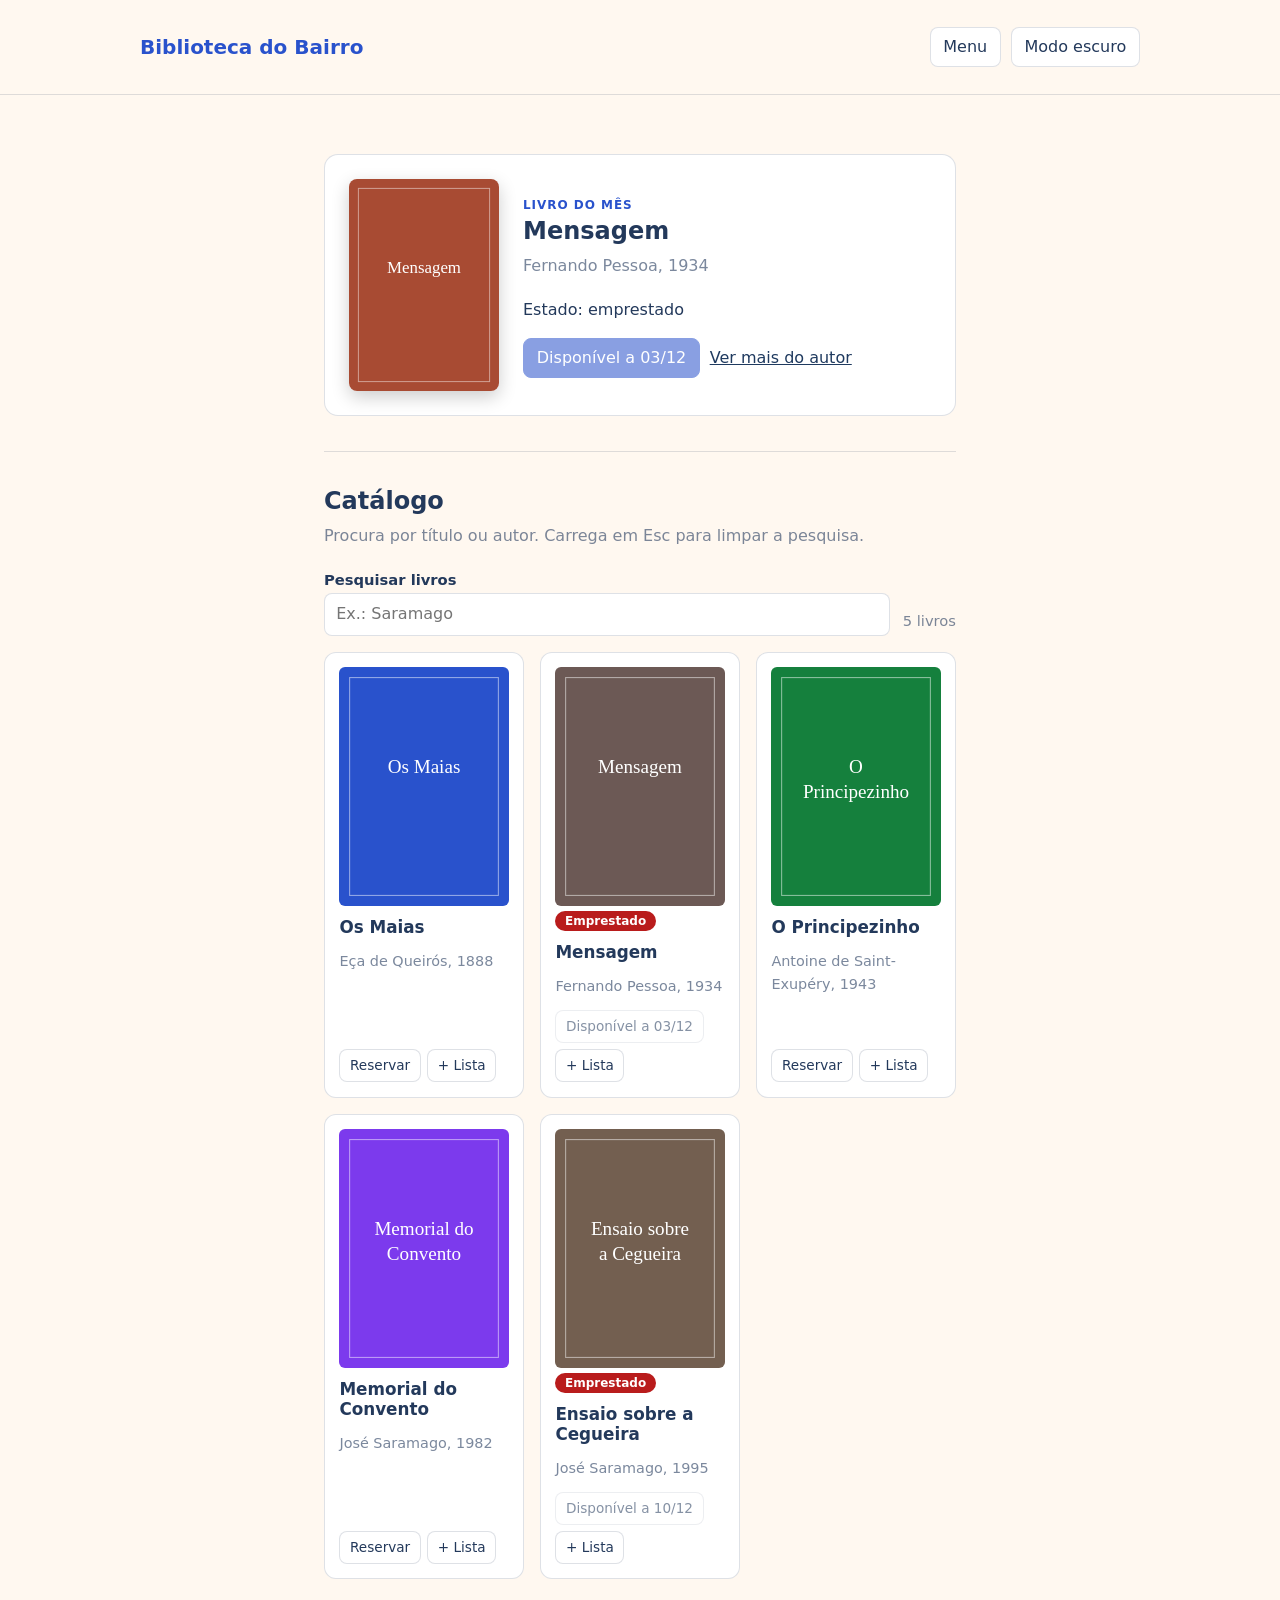
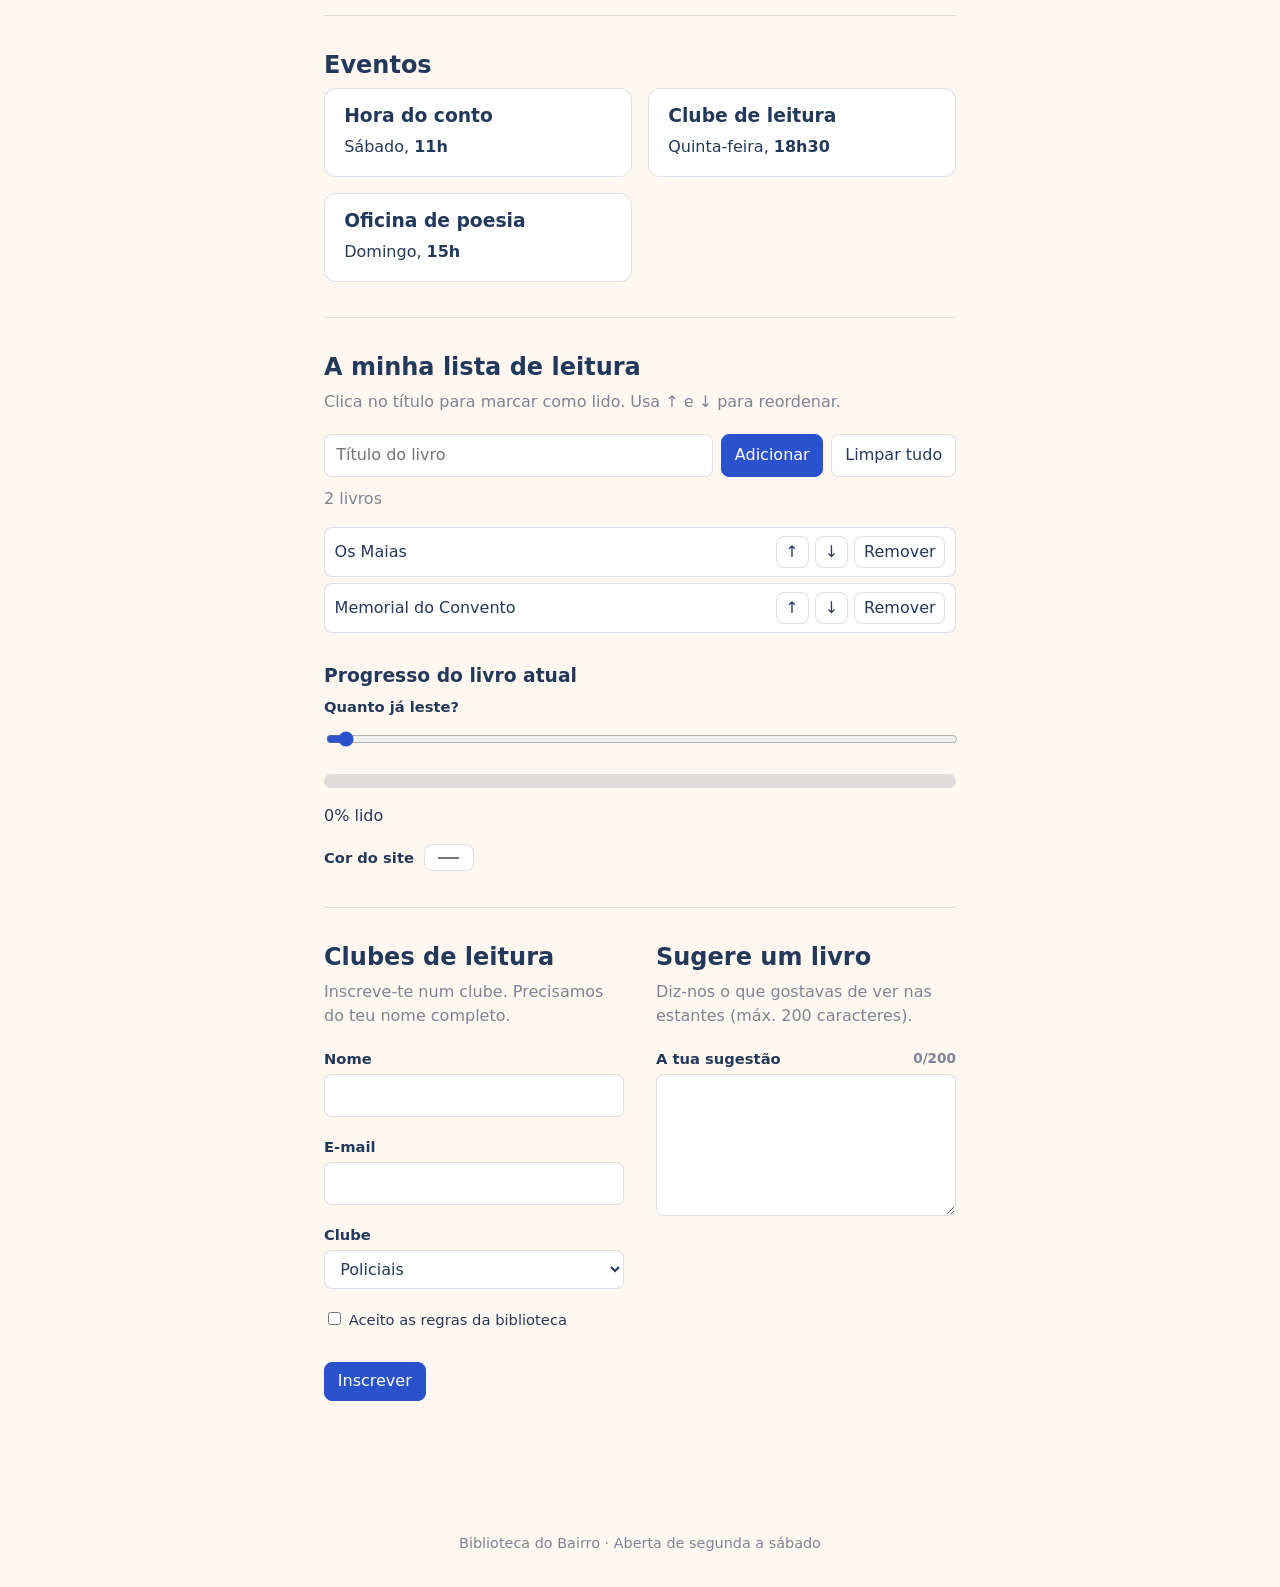
<file: index.html>
<!DOCTYPE html>
<html lang="pt">
<head>
  <meta charset="UTF-8">
  <meta name="viewport" content="width=device-width, initial-scale=1">
  <title>Biblioteca do Bairro</title>
  <link rel="stylesheet" href="estilos.css">
  <script src="app.js" defer></script>
    <meta charset="UTF-8">
    <meta name="viewport" content="width=device-width, initial-scale=1.0">
    <title>Biblioteca do Bairro</title>
    <style>
        :root { --cor-destaque: #2952CC; }
        body { --fundo: #FFF8F0; --texto: #23395B; --cartao: #ffffff; --linha: #23395B26; --suave: #23395B99; }
        body.escuro { --fundo: #14161C; --texto: #F2EDE4; --cartao: #1f232c; --linha: #F2EDE426; --suave: #F2EDE499; }

        * { box-sizing: border-box; }
        body { margin: 0; background: var(--fundo); color: var(--texto); font-family: system-ui, -apple-system, "Segoe UI", sans-serif; line-height: 1.55; transition: background .2s, color .2s; }
        a { color: var(--cor-destaque); }
        h1, h2, h3 { line-height: 1.2; margin: 0 0 .5rem; }
        [hidden] { display: none !important; }
        .container { width: min(1000px, 100% - 2rem); margin-inline: auto; }

        button, input, select, textarea { font: inherit; color: inherit; }
        button { cursor: pointer; border: 1px solid var(--linha); background: var(--cartao); border-radius: 8px; padding: .4rem .8rem; }
        button:hover:not(:disabled) { border-color: var(--cor-destaque); }
        button:disabled { opacity: .55; cursor: not-allowed; }
        button.primario { background: var(--cor-destaque); border-color: var(--cor-destaque); color: #fff; }
        input[type=text], input[type=email], select, textarea { width: 100%; padding: .5rem .7rem; border: 1px solid var(--linha); border-radius: 8px; background: var(--cartao); }
        :focus-visible { outline: 3px solid var(--cor-destaque); outline-offset: 2px; }
        label { font-weight: 600; font-size: .92rem; }

        /* Cabeçalho */
        .topo { position: sticky; top: 0; z-index: 10; background: var(--fundo); border-bottom: 1px solid var(--linha); }
        .topo .container { display: flex; align-items: center; gap: .6rem; padding: .7rem 0; flex-wrap: wrap; }
        .marca { font-size: 1.25rem; font-weight: 800; margin: 0 auto 0 0; color: var(--cor-destaque); }
        #menu { display: none; width: 100%; }
        #menu.aberto { display: block; }
        #menu ul { list-style: none; margin: 0; padding: .5rem 0; display: flex; gap: 1.2rem; flex-wrap: wrap; }
        #menu a { text-decoration: none; font-weight: 600; }

        /* Secções */
        main section { padding: 2.2rem 0; border-bottom: 1px solid var(--linha); }
        main section:last-child { border-bottom: 0; }
        .sub { color: var(--suave); margin: 0 0 1.2rem; }

        /* Destaque */
        .hero { display: grid; grid-template-columns: 150px 1fr; gap: 1.5rem; align-items: center; background: var(--cartao); border: 1px solid var(--linha); border-radius: 14px; padding: 1.5rem; }
        .hero .capa { width: 150px; height: auto; border-radius: 8px; box-shadow: 0 6px 18px #0003; }
        .etiqueta { display: inline-block; font-size: .75rem; letter-spacing: .08em; text-transform: uppercase; color: var(--cor-destaque); font-weight: 700; }
        .hero-acoes { display: flex; gap: .6rem; align-items: center; flex-wrap: wrap; margin-top: .8rem; }

        /* Catálogo */
        .barra { display: grid; grid-template-columns: 1fr auto; gap: .8rem; align-items: end; margin-bottom: .5rem; }
        #total, #estado { margin: .2rem 0; color: var(--suave); font-size: .92rem; }
        #catalogo { list-style: none; margin: 1rem 0 0; padding: 0; display: grid; grid-template-columns: repeat(auto-fill, minmax(190px, 1fr)); gap: 1rem; }
        .livro { background: var(--cartao); border: 1px solid var(--linha); border-radius: 12px; padding: .9rem; display: flex; flex-direction: column; gap: .3rem; }
        .livro .capa { width: 100%; height: auto; border-radius: 6px; }
        .livro .titulo { font-size: 1.05rem; margin-top: .4rem; }
        .livro .autor { margin: 0; color: var(--suave); font-size: .9rem; }
        .livro.emprestado .capa { filter: grayscale(.8); }
        .badge { align-self: flex-start; font-size: .75rem; font-weight: 700; color: #fff; background: #B91C1C; border-radius: 99px; padding: .05rem .6rem; }
        .acoes { display: flex; gap: .4rem; margin-top: auto; padding-top: .5rem; flex-wrap: wrap; }
        .acoes button { font-size: .85rem; padding: .3rem .6rem; }

        /* Eventos */
        .eventos { display: grid; grid-template-columns: repeat(auto-fit, minmax(240px, 1fr)); gap: 1rem; }
        .evento { background: var(--cartao); border: 1px solid var(--linha); border-radius: 12px; padding: 1rem 1.2rem; }
        .evento p { margin: 0; }

        /* Lista de leitura */
        .linha-form { display: flex; gap: .5rem; flex-wrap: wrap; }
        .linha-form input { flex: 1 1 220px; width: auto; }
        #leitura { list-style: none; padding: 0; margin: 1rem 0 0; }
        #leitura li { display: flex; align-items: center; gap: .4rem; padding: .5rem .6rem; border: 1px solid var(--linha); border-radius: 8px; background: var(--cartao); margin-bottom: .4rem; }
        #leitura .titulo-leitura { flex: 1; cursor: pointer; }
        #leitura li.lido .titulo-leitura { text-decoration: line-through; opacity: .55; }
        #leitura button { padding: .15rem .55rem; }
        #contador-leitura { color: var(--suave); margin: .6rem 0 0; }

        /* Progresso */
        .progresso-caixa { background: var(--linha); border-radius: 99px; height: 14px; overflow: hidden; margin: .6rem 0; }
        .progresso { background: var(--cor-destaque); height: 100%; width: 0; transition: width .15s; }
        .progresso.completo { background: #15803d; }
        input[type=range] { width: 100%; accent-color: var(--cor-destaque); }
        .tema-cor { display: flex; align-items: center; gap: .6rem; margin-top: 1rem; }

        /* Formulários */
        .duas-colunas { display: grid; grid-template-columns: 1fr 1fr; gap: 2rem; }
        .campo { margin-bottom: .8rem; }
        .campo label { display: block; margin-bottom: .2rem; }
        .check { display: flex; gap: .5rem; align-items: center; font-weight: 400; }
        .check input { width: auto; }
        input:user-invalid { border-color: #B91C1C; }
        #contador-sugestao { font-size: .85rem; color: var(--suave); float: right; }
        #contador-sugestao.perigo { color: #B91C1C; font-weight: 700; }
        #resumo { margin-top: .8rem; font-weight: 600; color: #15803d; }

        footer { text-align: center; padding: 2rem 0; color: var(--suave); font-size: .9rem; }

        @media (max-width: 700px) {
            .hero { grid-template-columns: 1fr; text-align: center; justify-items: center; }
            .duas-colunas { grid-template-columns: 1fr; }
            .barra { grid-template-columns: 1fr; }
        }
    </style>
</head>
<body>
    <header class="topo">
        <div class="container">
            <h1 class="marca">Biblioteca do Bairro</h1>
            <button id="abrir-menu" type="button" aria-expanded="false" aria-controls="menu">Menu</button>
            <button id="tema" type="button" aria-pressed="false">Modo escuro</button>
            <nav id="menu" aria-label="Principal">
                <ul>
                    <li><a href="#destaque">Livro do mês</a></li>
                    <li><a href="#catalogo-sec">Catálogo</a></li>
                    <li><a href="#eventos">Eventos</a></li>
                    <li><a href="#leitura-sec">A minha lista</a></li>
                    <li><a href="#inscricao-sec">Clubes de leitura</a></li>
                    <li><a href="#sugestoes">Sugestões</a></li>
                </ul>
            </nav>
        </div>
    </header>

    <main class="container">

        <!-- Livro em destaque -->
        <section id="destaque" aria-labelledby="titulo-destaque">
            <article class="hero" data-estado="">
                <img class="capa" src="" alt="" width="150" height="212">
                <div>
                    <span class="etiqueta">Livro do mês</span>
                    <h2 id="titulo-destaque">A carregar…</h2>
                    <p class="autor-destaque sub"></p>
                    <p class="estado-destaque"></p>
                    <div class="hero-acoes">
                        <button class="reservar primario" type="button">Reservar</button>
                        <a class="mais" href="#catalogo-sec">Ver mais do autor</a>
                    </div>
                </div>
            </article>
        </section>

        <!-- Catálogo -->
        <section id="catalogo-sec" aria-labelledby="titulo-catalogo">
            <h2 id="titulo-catalogo">Catálogo</h2>
            <p class="sub">Procura por título ou autor. Carrega em Esc para limpar a pesquisa.</p>
            <div class="barra">
                <div>
                    <label for="pesquisa">Pesquisar livros</label>
                    <input type="text" id="pesquisa" name="q" autocomplete="off" placeholder="Ex.: Saramago">
                </div>
                <p id="total"></p>
            </div>
            <p id="estado" role="status"></p>
            <ul id="catalogo"></ul>

            <template id="tpl-livro">
                <li class="livro">
                    <img class="capa" src="" alt="" width="160" height="226">
                    <span class="badge" hidden>Emprestado</span>
                    <h3 class="titulo"></h3>
                    <p class="autor"></p>
                    <div class="acoes">
                        <button type="button" class="reservar" data-acao="reservar">Reservar</button>
                        <button type="button" data-acao="lista">+ Lista</button>
                    </div>
                </li>
            </template>
        </section>

        <!-- Eventos -->
        <section id="eventos" aria-labelledby="titulo-eventos">
            <h2 id="titulo-eventos">Eventos</h2>
            <div class="eventos">
                <article class="evento">
                    <h3>Hora do conto</h3>
                    <p>Sábado, <strong>11h</strong></p>
                </article>
                <article class="evento">
                    <h3>Clube de leitura</h3>
                    <p>Quinta-feira, <strong>18h30</strong></p>
                </article>
                <article class="evento">
                    <h3>Oficina de poesia</h3>
                    <p>Domingo, <strong>15h</strong></p>
                </article>
            </div>
        </section>

        <!-- Lista de leitura + progresso -->
        <section id="leitura-sec" aria-labelledby="titulo-leitura">
            <h2 id="titulo-leitura">A minha lista de leitura</h2>
            <p class="sub">Clica no título para marcar como lido. Usa ↑ e ↓ para reordenar.</p>
            <div class="linha-form">
                <label for="campo-leitura" class="sr" hidden>Livro a adicionar</label>
                <input type="text" id="campo-leitura" placeholder="Título do livro" autocomplete="off">
                <button type="button" id="adicionar" class="primario">Adicionar</button>
                <button type="button" id="limpar">Limpar tudo</button>
            </div>
            <p id="contador-leitura" role="status">0 livros</p>
            <ul id="leitura"></ul>

            <h3 style="margin-top:2rem">Progresso do livro atual</h3>
            <label for="lido">Quanto já leste?</label>
            <input type="range" id="lido" min="0" max="100" value="0">
            <div class="progresso-caixa"><div class="progresso"></div></div>
            <p id="percentagem">0% lido</p>
            <div class="tema-cor">
                <label for="cor">Cor do site</label>
                <input type="color" id="cor" value="#2952CC">
            </div>
        </section>

        <!-- Inscrição e sugestões -->
        <section id="inscricao-sec" aria-labelledby="titulo-inscricao">
            <div class="duas-colunas">
                <div id="sugestoes">
                    <h2 id="titulo-inscricao">Clubes de leitura</h2>
                    <p class="sub">Inscreve-te num clube. Precisamos do teu nome completo.</p>
                    <form id="form-inscricao">
                        <div class="campo">
                            <label for="nome">Nome</label>
                            <input type="text" id="nome" name="nome" required autocomplete="name">
                        </div>
                        <div class="campo">
                            <label for="email">E-mail</label>
                            <input type="email" id="email" name="email" required autocomplete="email">
                        </div>
                        <div class="campo">
                            <label for="clube">Clube</label>
                            <select id="clube" name="clube">
                                <option>Policiais</option>
                                <option>Poesia</option>
                                <option>Ficção Científica</option>
                            </select>
                        </div>
                        <div class="campo">
                            <label class="check"><input type="checkbox" name="regras" required> Aceito as regras da biblioteca</label>
                        </div>
                        <button type="submit" class="primario">Inscrever</button>
                    </form>
                    <p id="resumo" role="status"></p>
                </div>

                <div>
                    <h2>Sugere um livro</h2>
                    <p class="sub">Diz-nos o que gostavas de ver nas estantes (máx. 200 caracteres).</p>
                    <div class="campo">
                        <label for="sugestao">A tua sugestão <span id="contador-sugestao">0/200</span></label>
                        <textarea id="sugestao" rows="5" maxlength="200"></textarea>
                    </div>
                    <p id="eco-sugestao" class="sub" role="status"></p>
                </div>
            </div>
        </section>
    </main>

    <footer>
        <div class="container">Biblioteca do Bairro · Aberta de segunda a sábado</div>
    </footer>

    <script>
        /* ========== Dados ========== */
        const livros = [
            { titulo: "Os Maias", autor: "Eça de Queirós", ano: 1888, emprestado: false },
            { titulo: "Mensagem", autor: "Fernando Pessoa", ano: 1934, emprestado: true, devolucao: "2026-12-03" },
            { titulo: "O Principezinho", autor: "Antoine de Saint-Exupéry", ano: 1943, emprestado: false },
            { titulo: "Memorial do Convento", autor: "José Saramago", ano: 1982, emprestado: false },
            { titulo: "Ensaio sobre a Cegueira", autor: "José Saramago", ano: 1995, emprestado: true, devolucao: "2026-12-10" }
        ];
        const cores = ["#2952CC", "#A84B33", "#15803d", "#7c3aed", "#b45309"];

        /* ========== Utilitários ========== */
        function escaparXml(t) {
            return t.replace(/&/g, "&amp;").replace(/</g, "&lt;").replace(/>/g, "&gt;");
        }
        // Capa gerada em SVG (não há ficheiros de imagem)
        function criarCapa(titulo, indice) {
            const palavras = titulo.split(" ");
            const linhas = [];
            let atual = "";
            for (const p of palavras) {
                if ((atual + " " + p).trim().length > 12) { linhas.push(atual); atual = p; }
                else atual = (atual + " " + p).trim();
            }
            if (atual) linhas.push(atual);
            const texto = linhas.map((l, i) =>
                `<text x="80" y="${100 + i * 24}" text-anchor="middle" font-family="Georgia,serif" font-size="18" fill="#fff">${escaparXml(l)}</text>`
            ).join("");
            const svg = `<svg xmlns="http://www.w3.org/2000/svg" width="160" height="226" viewBox="0 0 160 226">` +
                `<rect width="160" height="226" fill="${cores[indice % cores.length]}"/>` +
                `<rect x="10" y="10" width="140" height="206" fill="none" stroke="#fff" stroke-opacity=".5"/>` +
                texto + `</svg>`;
            return "data:image/svg+xml;charset=utf-8," + encodeURIComponent(svg);
        }
        function formatarData(iso) {
            const [, mes, dia] = iso.split("-");
            return `${dia}/${mes}`;
        }

        /* ========== Menu e modo escuro ========== */
        const botaoMenu = document.querySelector("#abrir-menu");
        const menu = document.querySelector("#menu");
        const botaoTema = document.querySelector("#tema");

        function definirMenu(aberto) {
            menu.classList.toggle("aberto", aberto);
            botaoMenu.setAttribute("aria-expanded", aberto);
        }
        botaoMenu.addEventListener("click", () => {
            definirMenu(!menu.classList.contains("aberto"));
        });
        menu.addEventListener("click", (evento) => {
            if (evento.target.closest("a")) definirMenu(false);
        });
        document.addEventListener("keydown", (evento) => {
            if (evento.key === "Escape") definirMenu(false);
        });
        botaoTema.addEventListener("click", () => {
            const escuro = document.body.classList.toggle("escuro");
            botaoTema.setAttribute("aria-pressed", escuro);
            botaoTema.textContent = escuro ? "Modo claro" : "Modo escuro";
        });

        /* ========== Catálogo (a partir do array, com <template>) ========== */
        const tpl = document.querySelector("#tpl-livro");
        const catalogo = document.querySelector("#catalogo");
        const campoPesquisa = document.querySelector("#pesquisa");
        const estadoPesquisa = document.querySelector("#estado");

        livros.forEach((livro, i) => {
            const item = tpl.content.cloneNode(true);
            const li = item.querySelector(".livro");
            const capa = item.querySelector(".capa");
            capa.src = criarCapa(livro.titulo, i);
            capa.alt = `Capa de ${livro.titulo}, de ${livro.autor}`;
            item.querySelector(".titulo").textContent = livro.titulo;
            item.querySelector(".autor").textContent = `${livro.autor}, ${livro.ano}`;
            li.dataset.id = i;
            li.dataset.estado = livro.emprestado ? "emprestado" : "disponivel";
            li.dataset.pesquisa = `${livro.titulo} ${livro.autor}`.toLowerCase();

            const reservar = item.querySelector(".reservar");
            if (livro.emprestado) {
                li.classList.add("emprestado");
                item.querySelector(".badge").hidden = false;
                reservar.textContent = `Disponível a ${formatarData(livro.devolucao)}`;
                reservar.disabled = true;
            }
            catalogo.append(item);
        });
        document.querySelector("#total").textContent = `${livros.length} livros`;

        const itensCatalogo = [...catalogo.querySelectorAll(".livro")];

        function filtrar() {
            const termo = campoPesquisa.value.trim().toLowerCase();
            let visiveis = 0;
            for (const li of itensCatalogo) {
                const corresponde = li.dataset.pesquisa.includes(termo);
                li.hidden = !corresponde;
                if (corresponde) visiveis++;
            }
            estadoPesquisa.textContent = termo
                ? `${visiveis} ${visiveis === 1 ? "livro encontrado" : "livros encontrados"}`
                : "";
        }
        campoPesquisa.addEventListener("input", filtrar);
        campoPesquisa.addEventListener("keydown", (evento) => {
            if (evento.key !== "Escape") return;
            campoPesquisa.value = "";
            filtrar();
        });

        // Um só ouvinte para todos os botões do catálogo
        catalogo.addEventListener("click", (evento) => {
            const botao = evento.target.closest("button");
            if (!botao) return;
            const li = botao.closest(".livro");
            const livro = livros[Number(li.dataset.id)];
            if (botao.dataset.acao === "reservar") {
                botao.textContent = "Reservado";
                botao.disabled = true;
                estadoPesquisa.textContent = `«${livro.titulo}» reservado.`;
            }
            if (botao.dataset.acao === "lista") {
                adicionarLivro(livro.titulo);
                estadoPesquisa.textContent = `«${livro.titulo}» adicionado à tua lista.`;
            }
        });

        /* ========== Livro do mês ========== */
        const destaque = document.querySelector("#destaque .hero");
        const livroMes = livros[1]; // Mensagem
        destaque.dataset.estado = livroMes.emprestado ? "emprestado" : "disponivel";
        destaque.querySelector("h2").textContent = livroMes.titulo;
        destaque.querySelector(".autor-destaque").textContent = `${livroMes.autor}, ${livroMes.ano}`;
        const capaDestaque = destaque.querySelector(".capa");
        capaDestaque.src = criarCapa(livroMes.titulo, 1);
        capaDestaque.alt = `Capa de ${livroMes.titulo}, de ${livroMes.autor}`;
        destaque.querySelector(".estado-destaque").textContent = `Estado: ${destaque.dataset.estado}`;

        const botaoDestaque = destaque.querySelector(".reservar");
        if (destaque.dataset.estado === "emprestado") {
            botaoDestaque.textContent = `Disponível a ${formatarData(livroMes.devolucao)}`;
            botaoDestaque.disabled = true;
        }
        destaque.querySelector(".mais").addEventListener("click", () => {
            campoPesquisa.value = livroMes.autor.split(" ").pop();
            filtrar();
        });

        /* ========== Lista de leitura (delegação) ========== */
        const listaLeitura = document.querySelector("#leitura");
        const campoLeitura = document.querySelector("#campo-leitura");
        const contadorLeitura = document.querySelector("#contador-leitura");

        function contarLeitura() {
            const n = listaLeitura.children.length;
            contadorLeitura.textContent = `${n} ${n === 1 ? "livro" : "livros"}`;
        }
        function criarBotao(texto, acao, rotulo) {
            const b = document.createElement("button");
            b.type = "button";
            b.textContent = texto;
            b.dataset.acao = acao;
            b.setAttribute("aria-label", rotulo);
            return b;
        }
        function adicionarLivro(titulo) {
            const li = document.createElement("li");
            const span = document.createElement("span");
            span.className = "titulo-leitura";
            span.textContent = titulo;
            li.append(
                span,
                criarBotao("↑", "subir", `Subir ${titulo}`),
                criarBotao("↓", "descer", `Descer ${titulo}`),
                criarBotao("Remover", "remover", `Remover ${titulo}`)
            );
            listaLeitura.append(li);
            contarLeitura();
        }
        function adicionarDoCampo() {
            const titulo = campoLeitura.value.trim();
            if (!titulo) { campoLeitura.focus(); return; }
            adicionarLivro(titulo);
            campoLeitura.value = "";
            campoLeitura.focus();
        }
        document.querySelector("#adicionar").addEventListener("click", adicionarDoCampo);
        campoLeitura.addEventListener("keydown", (evento) => {
            if (evento.key === "Enter") adicionarDoCampo();
        });
        document.querySelector("#limpar").addEventListener("click", () => {
            listaLeitura.replaceChildren();
            contarLeitura();
            campoLeitura.focus();
        });
        listaLeitura.addEventListener("click", (evento) => {
            const li = evento.target.closest("li");
            if (!li) return;
            const botao = evento.target.closest("button");
            if (!botao) {
                li.classList.toggle("lido");
                return;
            }
            const acao = botao.dataset.acao;
            if (acao === "remover") {
                li.remove();
                campoLeitura.focus();
            }
            if (acao === "subir") li.previousElementSibling?.before(li);
            if (acao === "descer") li.nextElementSibling?.after(li);
            contarLeitura();
        });
        ["Os Maias", "Memorial do Convento"].forEach(adicionarLivro);

        /* ========== Progresso de leitura e cor do site ========== */
        const range = document.querySelector("#lido");
        const barra = document.querySelector(".progresso");
        const textoProgresso = document.querySelector("#percentagem");
        range.addEventListener("input", () => {
            const valor = Number(range.value);
            barra.style.width = `${valor}%`;
            textoProgresso.textContent = `${valor}% lido`;
            barra.classList.toggle("completo", valor === 100);
        });
        document.querySelector("#cor").addEventListener("input", (evento) => {
            document.documentElement.style.setProperty("--cor-destaque", evento.target.value);
        });

        /* ========== Sugestões ========== */
        const sugestao = document.querySelector("#sugestao");
        const contadorSugestao = document.querySelector("#contador-sugestao");
        sugestao.addEventListener("input", () => {
            const n = sugestao.value.length;
            contadorSugestao.textContent = `${n}/200`;
            contadorSugestao.classList.toggle("perigo", n > 180);
        });

        /* ========== Inscrição no clube ========== */
        const form = document.querySelector("#form-inscricao");
        const resumo = document.querySelector("#resumo");
        const campoNome = form.elements.nome;
        const MSG_NOME = "Escreve nome e apelido.";

        function validarNome() {
            const partes = campoNome.value.trim().split(/\s+/).filter(Boolean);
            campoNome.setCustomValidity(partes.length < 2 ? MSG_NOME : "");
        }
        campoNome.addEventListener("input", validarNome);
        validarNome();

        form.addEventListener("submit", (evento) => {
            evento.preventDefault();
            const dados = new FormData(form);
            const primeiro = dados.get("nome").trim().split(/\s+/)[0];
            const clube = dados.get("clube");
            resumo.textContent = `Obrigado, ${primeiro}! Inscrição no clube ${clube}.`;
            form.reset();
            validarNome();
            campoNome.focus();
        });
    </script>
</file>
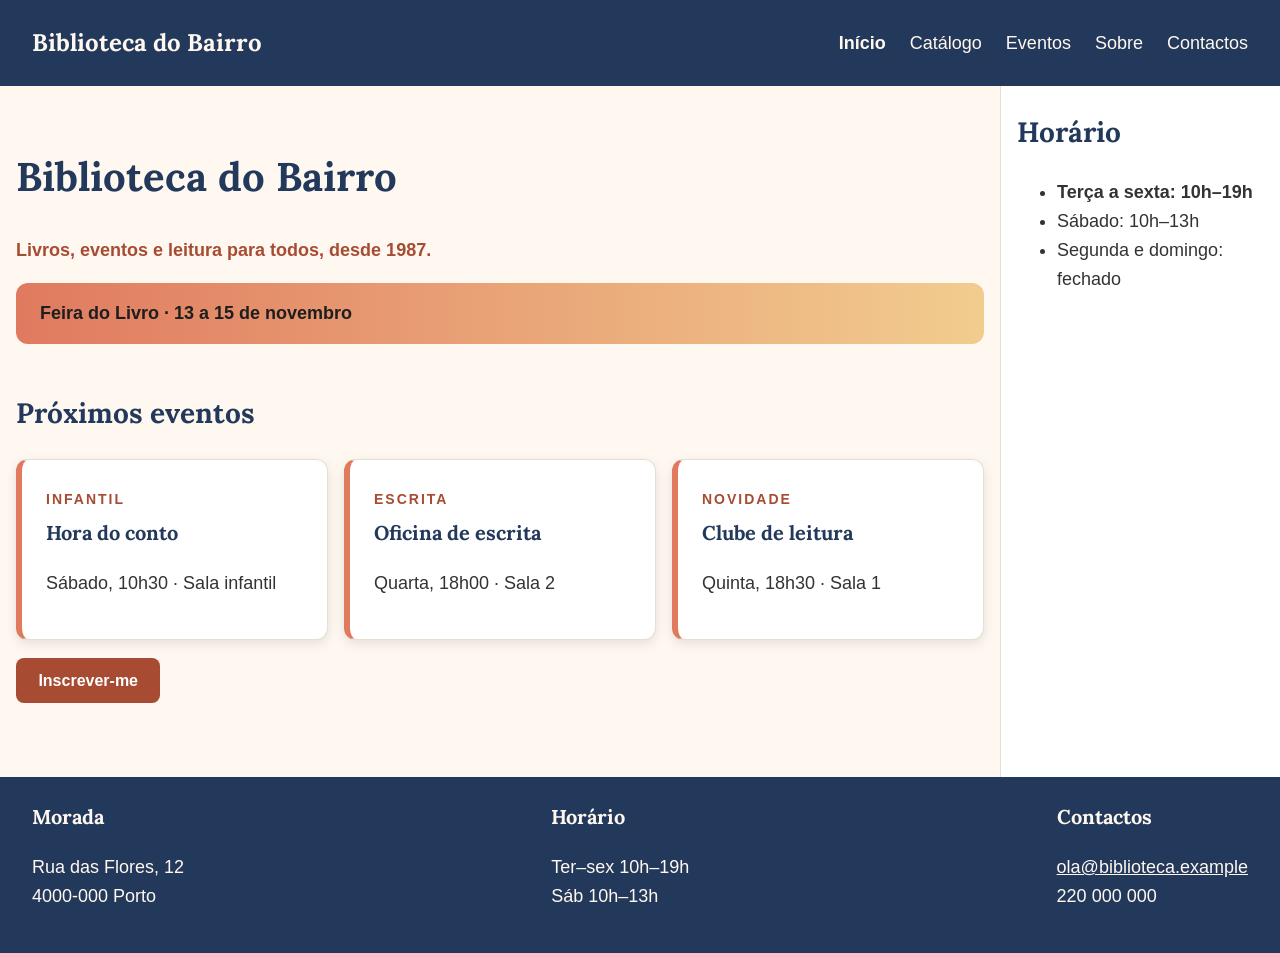
<file: Biblioteca_Bairro-main/biblioteca/index.html>
<!DOCTYPE html>
<html lang="pt-PT">
<head>
  <meta charset="UTF-8">
  <meta name="viewport" content="width=device-width, initial-scale=1">
  <title>Biblioteca do Bairro</title>
  <link rel="preconnect" href="https://fonts.googleapis.com">
  <link rel="preconnect" href="https://fonts.gstatic.com" crossorigin>
  <link href="https://fonts.googleapis.com/css2?family=Lora:wght@600;700&display=swap" rel="stylesheet">
  <link rel="stylesheet" href="estilos.css">
</head>
<body class="inicio">
  <header class="cabecalho">
    <a class="logo" href="index.html">Biblioteca do Bairro</a>
    <nav>
      <ul>
        <li><a href="index.html">Início</a></li>
        <li><a href="catalogo.html">Catálogo</a></li>
        <li><a href="eventos.html">Eventos</a></li>
        <li><a href="sobre.html">Sobre</a></li>
        <li><a href="contactos.html">Contactos</a></li>
      </ul>
    </nav>
  </header>
<script src="app.js" defer>
  
</script>  
<main>
    <h1>Biblioteca do Bairro</h1>
    <p class="destaque-texto">Livros, eventos e leitura para todos, desde 1987.</p>

    <div class="aviso">Feira do Livro · 13 a 15 de novembro</div>

    <section>
      <h2>Próximos eventos</h2>
      <div class="cartoes">
        <article class="cartao">
          <span class="etiqueta">Infantil</span>
          <h3>Hora do conto</h3>
          <p>Sábado, 10h30 · Sala infantil</p>
        </article>
        <article class="cartao">
          <span class="etiqueta">Escrita</span>
          <h3>Oficina de escrita</h3>
          <p>Quarta, 18h00 · Sala 2</p>
        </article>
        <article class="cartao">
          <span class="etiqueta">Novidade</span>
          <h3>Clube de leitura</h3>
          <p>Quinta, 18h30 · Sala 1</p>
        </article>
      </div>
      <p><a class="botao" href="eventos.html">Inscrever-me</a></p>
    </section>
  </main>

  <aside class="lateral">
    <h2>Horário</h2>
    <ul>
      <li>Terça a sexta: 10h–19h</li>
      <li>Sábado: 10h–13h</li>
      <li>Segunda e domingo: fechado</li>
    </ul>
  </aside>

  <footer class="rodape">
    <div>
      <h3>Morada</h3>
      <p>Rua das Flores, 12<br>4000-000 Porto</p>
    </div>
    <div>
      <h3>Horário</h3>
      <p>Ter–sex 10h–19h<br>Sáb 10h–13h</p>
    </div>
    <div>
      <h3>Contactos</h3>
      <p><a href="mailto:ola@biblioteca.example">ola@biblioteca.example</a><br>220 000 000</p>
    </div>
  </footer>
</body>
</html>
</file>
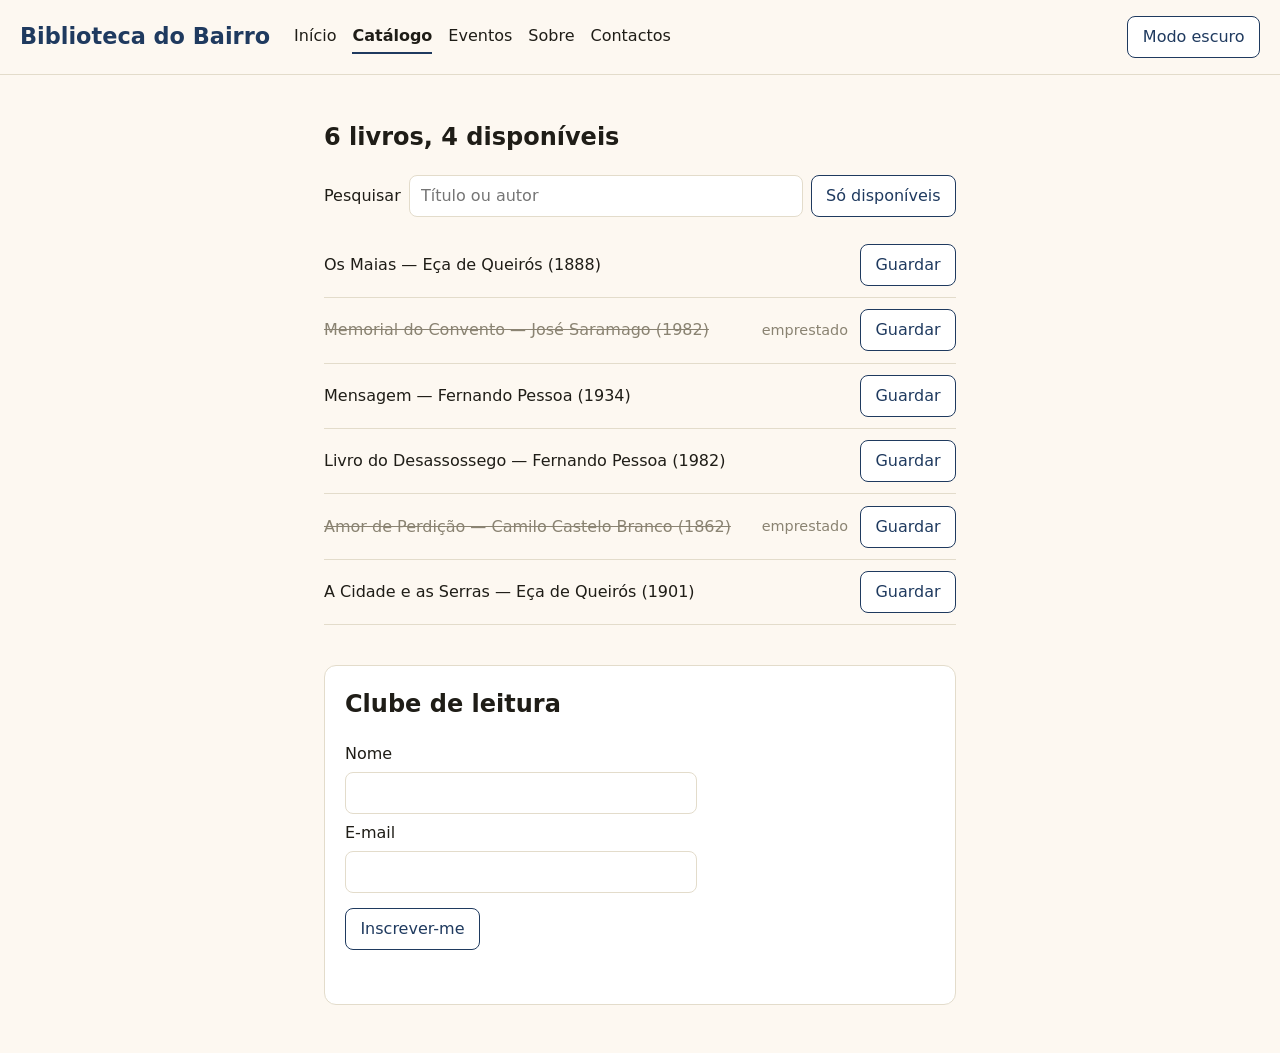
<file: catalogo.html>
<!DOCTYPE html>
<html lang="pt">
<head>
  <meta charset="UTF-8">
  <meta name="viewport" content="width=device-width, initial-scale=1">
  <title>Catálogo · Biblioteca do Bairro</title>
  <link rel="stylesheet" href="estilos.css">
  <script src="app.js" defer></script>
</head>
<body>
  <header>
    <h1>Biblioteca do Bairro</h1>
    <nav>
      <a href="index.html">Início</a>
      <a href="catalogo.html" aria-current="page">Catálogo</a>
      <a href="eventos.html">Eventos</a>
      <a href="sobre.html">Sobre</a>
      <a href="contactos.html">Contactos</a>
    </nav>
    <button id="tema" type="button" aria-pressed="false">Modo escuro</button>
  </header>

  <main>
    <h2 id="resumo">A carregar…</h2>

    <div class="ferramentas">
      <label for="pesquisa">Pesquisar</label>
      <input id="pesquisa" type="search" placeholder="Título ou autor">
      <button id="so-disponiveis" type="button" aria-pressed="false">Só disponíveis</button>
    </div>

    <p id="erro-catalogo" class="erro" role="alert"></p>
    <ul id="lista-livros"></ul>

    <section class="clube">
      <h2>Clube de leitura</h2>
      <form id="inscricao" novalidate>
        <label for="nome">Nome</label>
        <input id="nome" name="nome" type="text" autocomplete="name">
        <label for="email">E-mail</label>
        <input id="email" name="email" type="email" autocomplete="email">
        <button type="submit">Inscrever-me</button>
        <p id="mensagem" role="status"></p>
      </form>
    </section>
  </main>
</body>
</html>
</file>
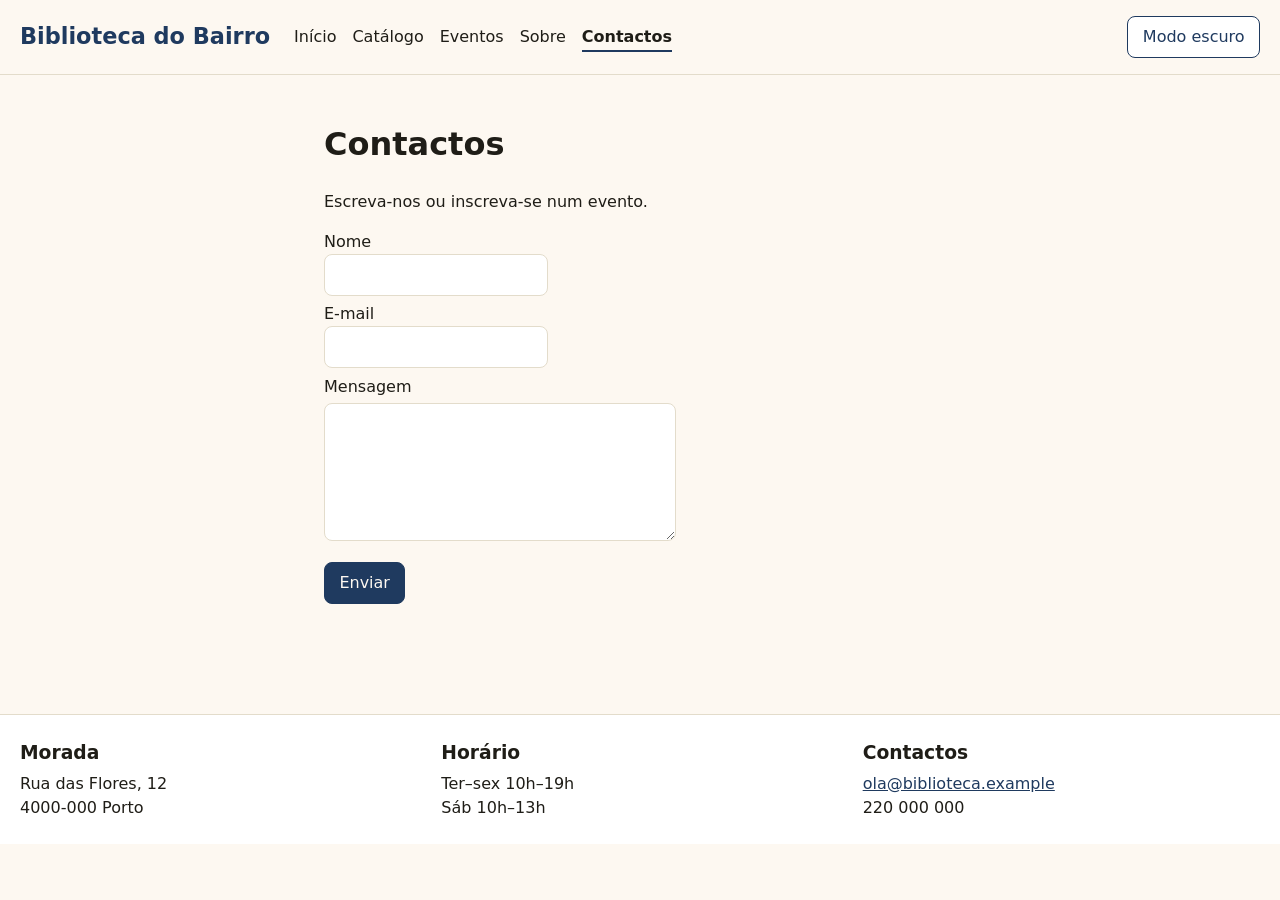
<file: contactos.html>
<!DOCTYPE html>
<html lang="pt-PT">
<head>
  <meta charset="UTF-8">
  <meta name="viewport" content="width=device-width, initial-scale=1">
  <title>Contactos · Biblioteca do Bairro</title>
  <link rel="preconnect" href="https://fonts.googleapis.com">
  <link rel="preconnect" href="https://fonts.gstatic.com" crossorigin>
  <link href="https://fonts.googleapis.com/css2?family=Lora:wght@600;700&display=swap" rel="stylesheet">
  <link rel="stylesheet" href="estilos.css">
  <script src="app.js" defer></script>
</head>
<body>
  <header class="cabecalho">
    <a class="logo" href="index.html">Biblioteca do Bairro</a>
    <nav>
      <ul>
        <li><a href="index.html">Início</a></li>
        <li><a href="catalogo.html">Catálogo</a></li>
        <li><a href="eventos.html">Eventos</a></li>
        <li><a href="sobre.html">Sobre</a></li>
        <li><a href="contactos.html" aria-current="page">Contactos</a></li>
      </ul>
    </nav>
    <button id="tema" type="button" aria-pressed="false">Modo escuro</button>
  </header>

  <main>
    <h1>Contactos</h1>
    <p>Escreva-nos ou inscreva-se num evento.</p>
    <form id="form-contacto" novalidate>
      <div>
        <label for="nome">Nome</label>
        <input type="text" id="nome" name="nome" required>
      </div>
      <div>
        <label for="email">E-mail</label>
        <input type="email" id="email" name="email" required>
      </div>
      <div>
        <label for="mensagem">Mensagem</label>
        <textarea id="mensagem" name="mensagem" rows="5"></textarea>
      </div>
      <div>
        <button class="botao" type="submit">Enviar</button>
      </div>
      <p id="mensagem-contacto" role="status"></p>
    </form>
  </main>

  <footer class="rodape">
    <div>
      <h3>Morada</h3>
      <p>Rua das Flores, 12<br>4000-000 Porto</p>
    </div>
    <div>
      <h3>Horário</h3>
      <p>Ter–sex 10h–19h<br>Sáb 10h–13h</p>
    </div>
    <div>
      <h3>Contactos</h3>
      <p><a href="mailto:ola@biblioteca.example">ola@biblioteca.example</a><br>220 000 000</p>
    </div>
  </footer>
</body>
</html>
</file>
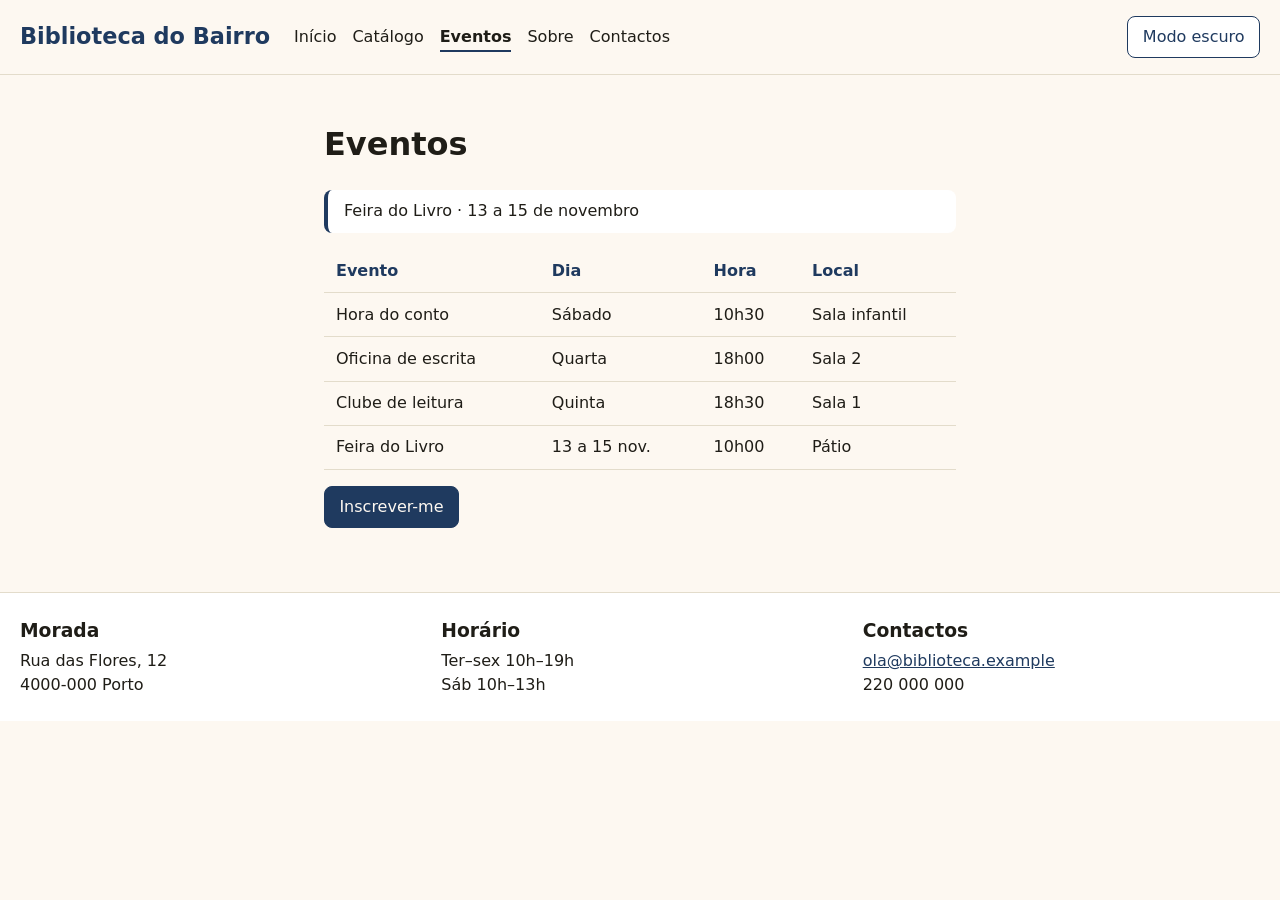
<file: eventos.html>
<!DOCTYPE html>
<html lang="pt-PT">
<head>
  <meta charset="UTF-8">
  <meta name="viewport" content="width=device-width, initial-scale=1">
  <title>Eventos · Biblioteca do Bairro</title>
  <link rel="preconnect" href="https://fonts.googleapis.com">
  <link rel="preconnect" href="https://fonts.gstatic.com" crossorigin>
  <link href="https://fonts.googleapis.com/css2?family=Lora:wght@600;700&display=swap" rel="stylesheet">
  <link rel="stylesheet" href="estilos.css">
  <script src="app.js" defer></script>
</head>
<body>
  <header class="cabecalho">
    <a class="logo" href="index.html">Biblioteca do Bairro</a>
    <nav>
      <ul>
        <li><a href="index.html">Início</a></li>
        <li><a href="catalogo.html">Catálogo</a></li>
        <li><a href="eventos.html" aria-current="page">Eventos</a></li>
        <li><a href="sobre.html">Sobre</a></li>
        <li><a href="contactos.html">Contactos</a></li>
      </ul>
    </nav>
    <button id="tema" type="button" aria-pressed="false">Modo escuro</button>
  </header>

  <main>
    <h1>Eventos</h1>
    <div class="aviso">Feira do Livro · 13 a 15 de novembro</div>
    <section>
      <div class="tabela-scroll">
        <table>
          <thead>
            <tr>
              <th>Evento</th>
              <th>Dia</th>
              <th>Hora</th>
              <th>Local</th>
            </tr>
          </thead>
          <tbody>
            <tr><td>Hora do conto</td><td>Sábado</td><td>10h30</td><td>Sala infantil</td></tr>
            <tr><td>Oficina de escrita</td><td>Quarta</td><td>18h00</td><td>Sala 2</td></tr>
            <tr><td>Clube de leitura</td><td>Quinta</td><td>18h30</td><td>Sala 1</td></tr>
            <tr><td>Feira do Livro</td><td>13 a 15 nov.</td><td>10h00</td><td>Pátio</td></tr>
          </tbody>
        </table>
      </div>
      <p><a class="botao" href="contactos.html">Inscrever-me</a></p>
    </section>
  </main>

  <footer class="rodape">
    <div>
      <h3>Morada</h3>
      <p>Rua das Flores, 12<br>4000-000 Porto</p>
    </div>
    <div>
      <h3>Horário</h3>
      <p>Ter–sex 10h–19h<br>Sáb 10h–13h</p>
    </div>
    <div>
      <h3>Contactos</h3>
      <p><a href="mailto:ola@biblioteca.example">ola@biblioteca.example</a><br>220 000 000</p>
    </div>
  </footer>
</body>
</html>
</file>
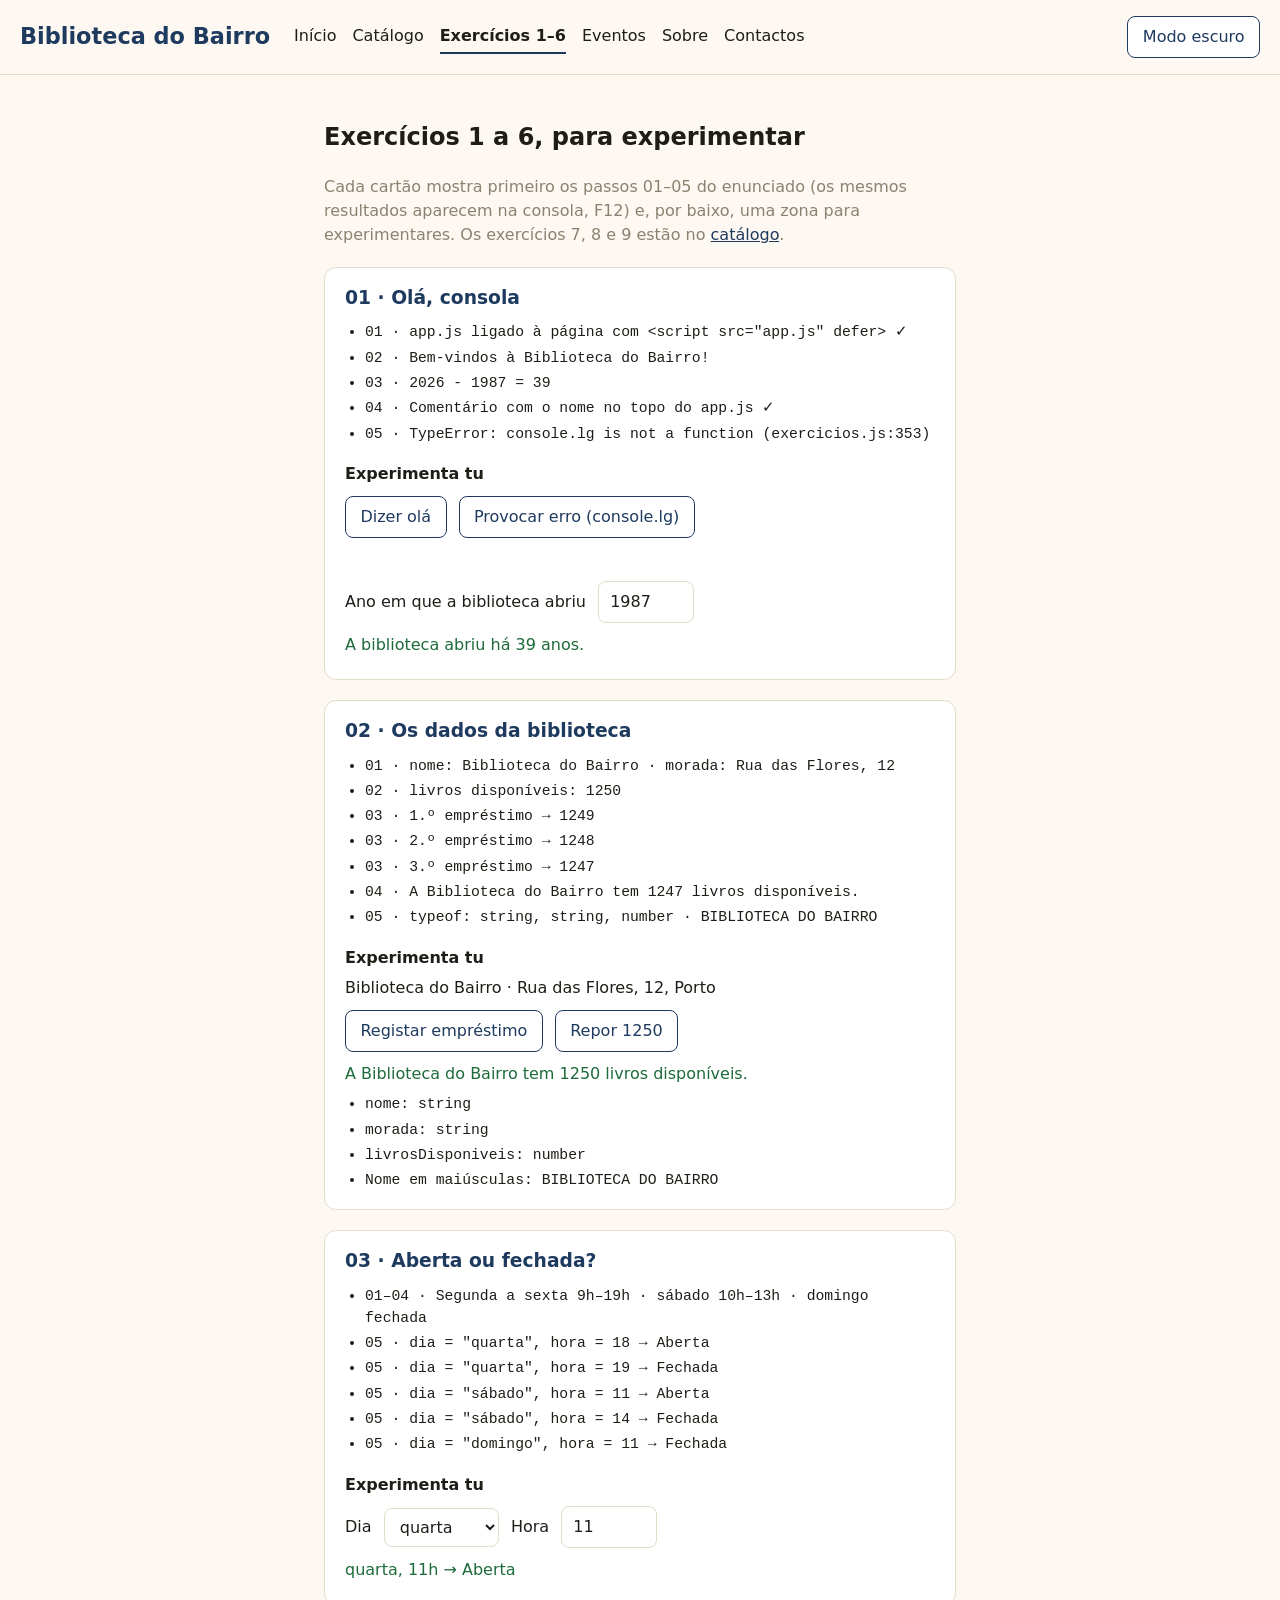
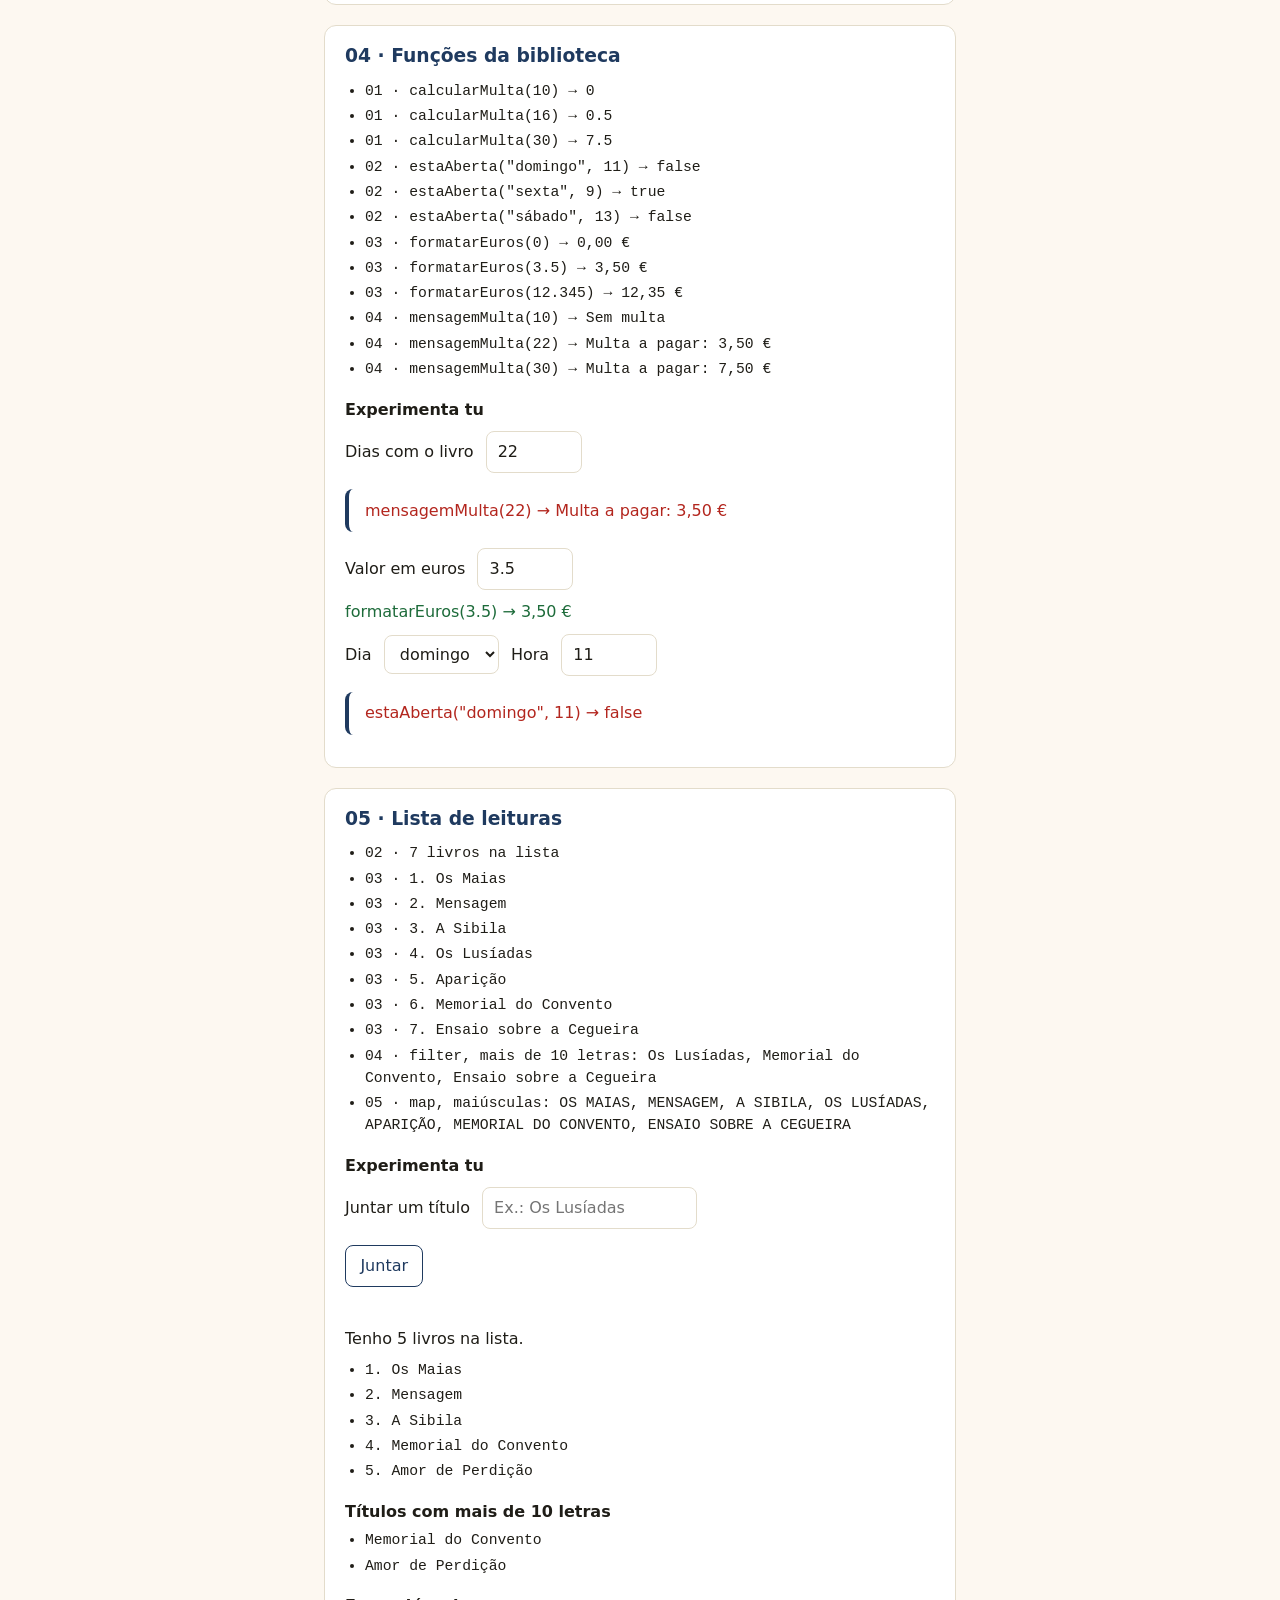
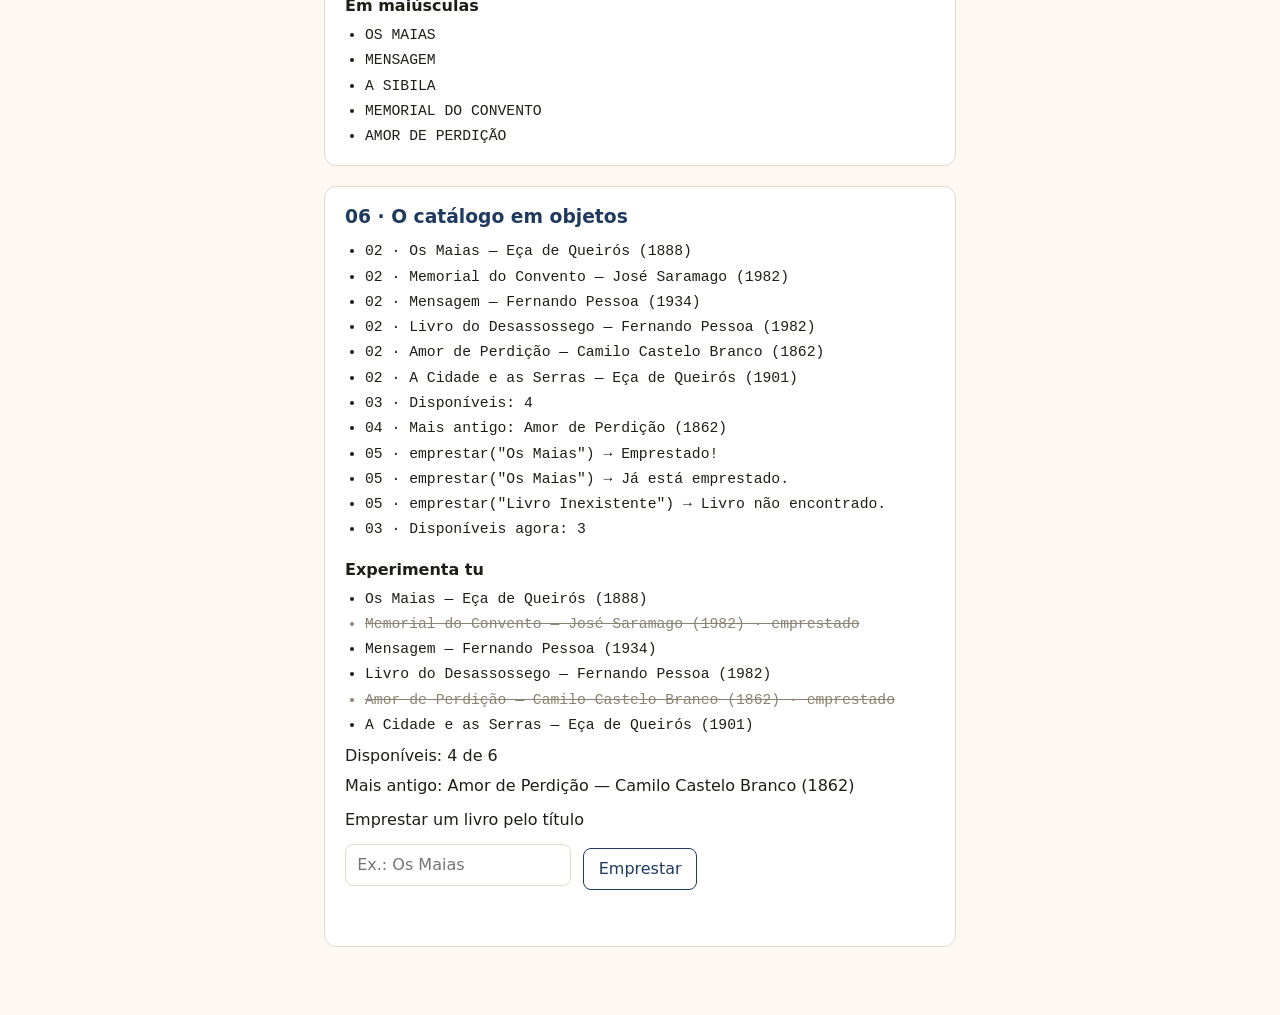
<file: exercicios.html>
<!DOCTYPE html>
<html lang="pt">
<head>
  <meta charset="UTF-8">
  <meta name="viewport" content="width=device-width, initial-scale=1">
  <title>Exercícios 1 a 6 · Biblioteca do Bairro</title>
  <link rel="stylesheet" href="estilos.css">
  <script src="app.js" defer></script>
  <script src="exercicios.js" defer></script>
</head>
<body>
  <header>
    <h1>Biblioteca do Bairro</h1>
    <nav>
      <a href="index.html">Início</a>
      <a href="catalogo.html">Catálogo</a>
      <a href="exercicios.html" aria-current="page">Exercícios 1–6</a>
      <a href="eventos.html">Eventos</a>
      <a href="sobre.html">Sobre</a>
      <a href="contactos.html">Contactos</a>
    </nav>
    <button id="tema" type="button" aria-pressed="false">Modo escuro</button>
  </header>

  <main>
    <h2>Exercícios 1 a 6, para experimentar</h2>
    <p class="nota">Cada cartão mostra primeiro os passos 01–05 do enunciado (os mesmos resultados aparecem na consola, F12) e, por baixo, uma zona para experimentares. Os exercícios 7, 8 e 9 estão no <a href="catalogo.html">catálogo</a>.</p>

    <!-- 01 · Olá, consola -->
    <section id="ex1" class="exercicio">
      <h3>01 · Olá, consola</h3>
      <div class="controlos">
        <button id="ex1-saudar" type="button">Dizer olá</button>
        <button id="ex1-erro" type="button">Provocar erro (console.lg)</button>
      </div>
      <p id="ex1-msg" class="resultado" role="status"></p>
      <div class="controlos">
        <label for="ex1-ano">Ano em que a biblioteca abriu</label>
        <input id="ex1-ano" type="number" value="1987" min="1000" max="2100">
      </div>
      <p id="ex1-anos" class="resultado" role="status"></p>
    </section>

    <!-- 02 · Os dados da biblioteca -->
    <section id="ex2" class="exercicio">
      <h3>02 · Os dados da biblioteca</h3>
      <p id="ex2-dados" class="resultado"></p>
      <div class="controlos">
        <button id="ex2-emprestar" type="button">Registar empréstimo</button>
        <button id="ex2-repor" type="button">Repor 1250</button>
      </div>
      <p id="ex2-frase" class="resultado" role="status"></p>
      <ul id="ex2-tipos" class="saida"></ul>
    </section>

    <!-- 03 · Aberta ou fechada? -->
    <section id="ex3" class="exercicio">
      <h3>03 · Aberta ou fechada?</h3>
      <div class="controlos">
        <label for="ex3-dia">Dia</label>
        <select id="ex3-dia"></select>
        <label for="ex3-hora">Hora</label>
        <input id="ex3-hora" type="number" value="11" min="0" max="23">
      </div>
      <p id="ex3-resultado" class="resultado" role="status"></p>
    </section>

    <!-- 04 · Funções da biblioteca -->
    <section id="ex4" class="exercicio">
      <h3>04 · Funções da biblioteca</h3>

      <div class="controlos">
        <label for="ex4-dias">Dias com o livro</label>
        <input id="ex4-dias" type="number" value="22" min="0">
      </div>
      <p id="ex4-multa" class="resultado" role="status"></p>

      <div class="controlos">
        <label for="ex4-valor">Valor em euros</label>
        <input id="ex4-valor" type="number" value="3.5" min="0" step="0.01">
      </div>
      <p id="ex4-euros" class="resultado" role="status"></p>

      <div class="controlos">
        <label for="ex4-dia">Dia</label>
        <select id="ex4-dia"></select>
        <label for="ex4-hora">Hora</label>
        <input id="ex4-hora" type="number" value="11" min="0" max="23">
      </div>
      <p id="ex4-aberta" class="resultado" role="status"></p>
    </section>

    <!-- 05 · Lista de leituras -->
    <section id="ex5" class="exercicio">
      <h3>05 · Lista de leituras</h3>
      <form id="ex5-form" class="controlos">
        <label for="ex5-titulo">Juntar um título</label>
        <input id="ex5-titulo" type="text" placeholder="Ex.: Os Lusíadas">
        <button type="submit">Juntar</button>
      </form>
      <p id="ex5-aviso" class="resultado" role="status"></p>
      <p id="ex5-total" class="resultado"></p>
      <ul id="ex5-lista" class="saida"></ul>
      <h4>Títulos com mais de 10 letras</h4>
      <ul id="ex5-longos" class="saida"></ul>
      <h4>Em maiúsculas</h4>
      <ul id="ex5-maiusculas" class="saida"></ul>
    </section>

    <!-- 06 · O catálogo em objetos -->
    <section id="ex6" class="exercicio">
      <h3>06 · O catálogo em objetos</h3>
      <ul id="ex6-lista" class="saida"></ul>
      <p id="ex6-contagem" class="resultado"></p>
      <p id="ex6-antigo" class="resultado"></p>
      <form id="ex6-form" class="controlos">
        <label for="ex6-titulo">Emprestar um livro pelo título</label>
        <input id="ex6-titulo" type="text" placeholder="Ex.: Os Maias">
        <button type="submit">Emprestar</button>
      </form>
      <p id="ex6-aviso" class="resultado" role="status"></p>
    </section>
  </main>
</body>
</html>
</file>
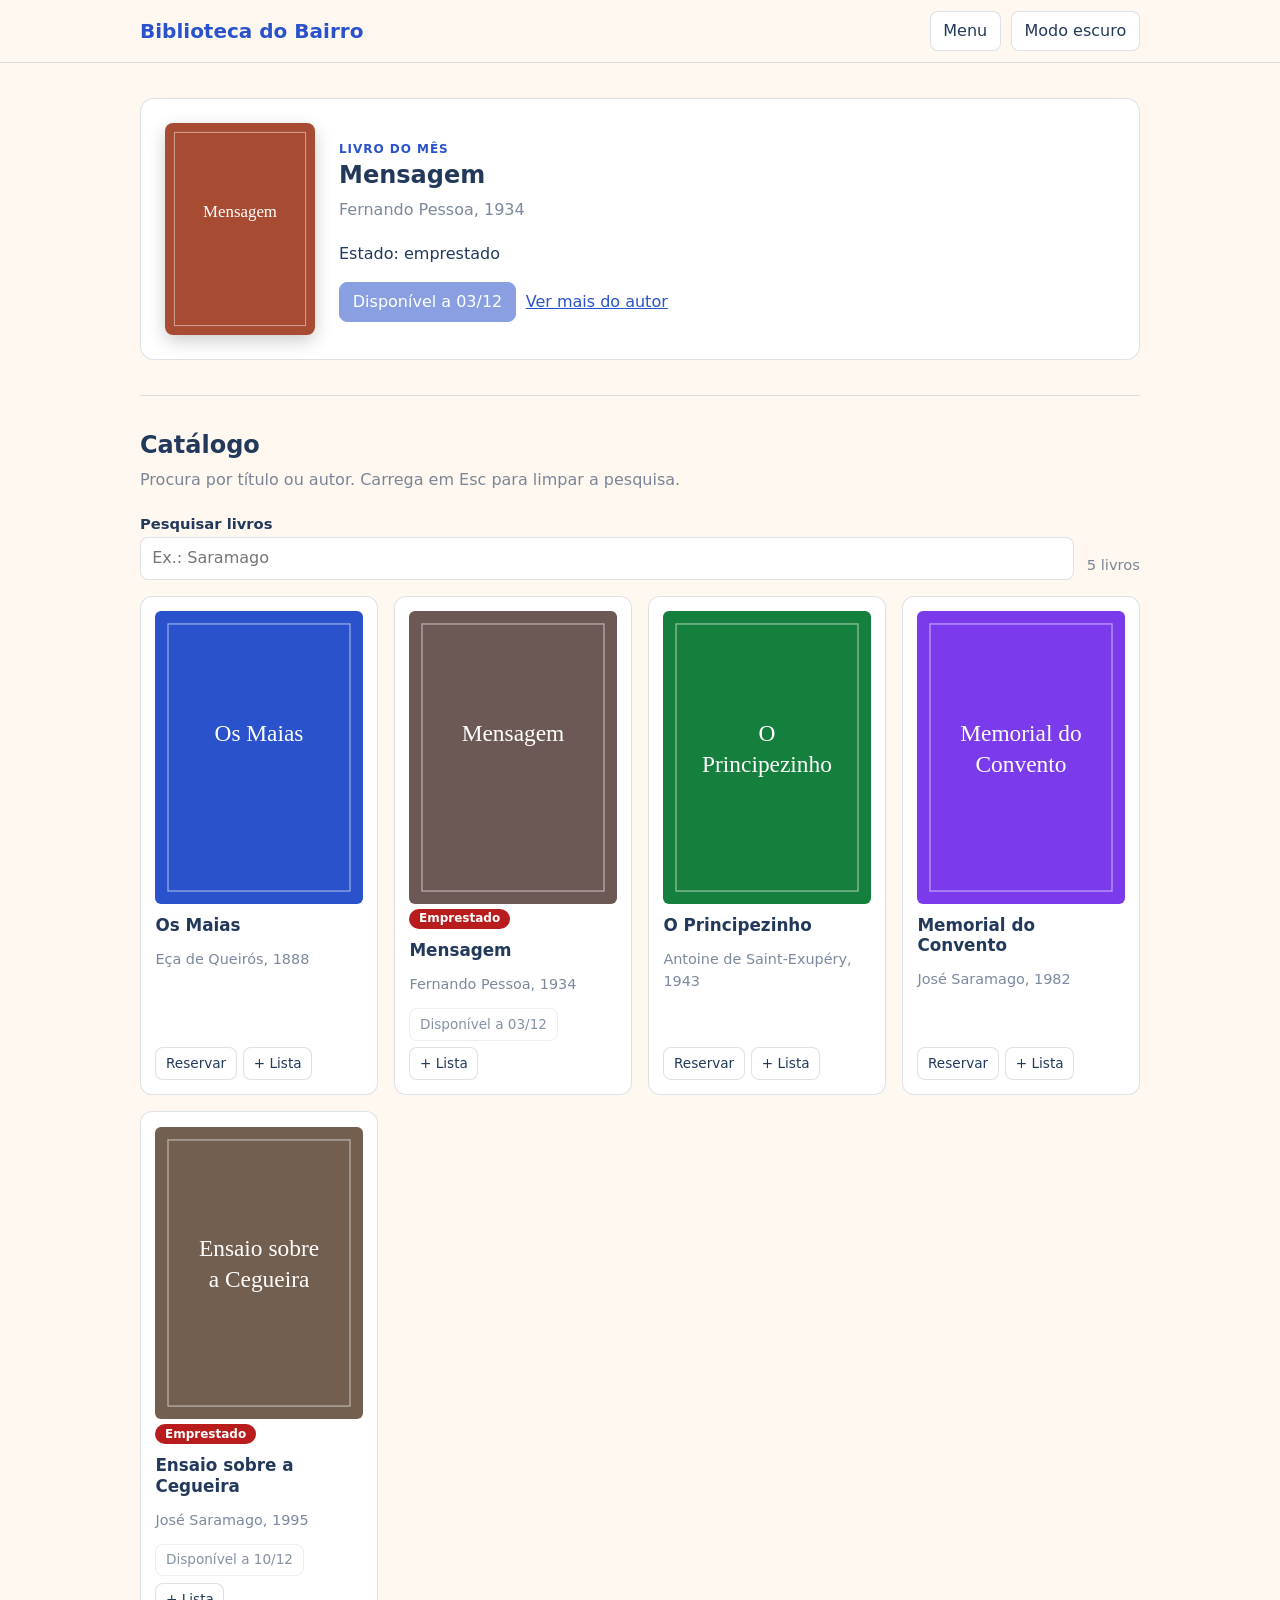
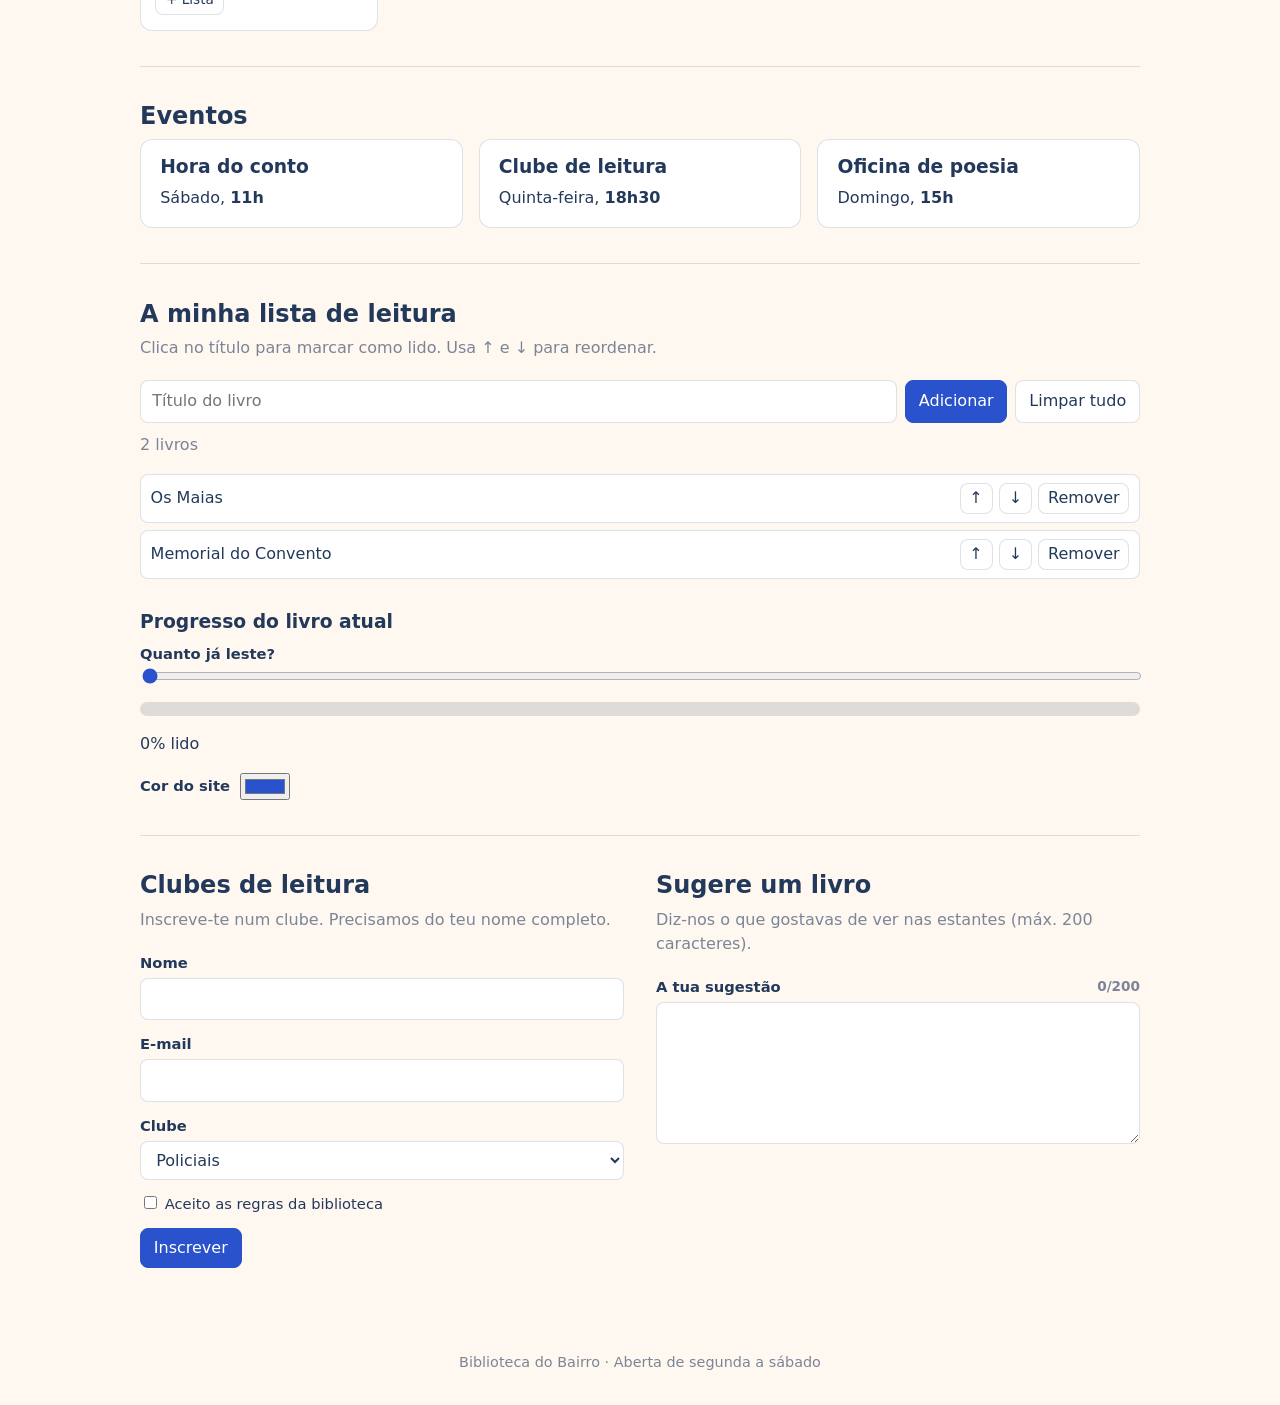
<file: index4.html>
<!DOCTYPE html>
<html lang="pt">
<head>
    <meta charset="UTF-8">
    <meta name="viewport" content="width=device-width, initial-scale=1.0">
    <title>Biblioteca do Bairro</title>
    <style>
        :root { --cor-destaque: #2952CC; }
        body { --fundo: #FFF8F0; --texto: #23395B; --cartao: #ffffff; --linha: #23395B26; --suave: #23395B99; }
        body.escuro { --fundo: #14161C; --texto: #F2EDE4; --cartao: #1f232c; --linha: #F2EDE426; --suave: #F2EDE499; }

        * { box-sizing: border-box; }
        body { margin: 0; background: var(--fundo); color: var(--texto); font-family: system-ui, -apple-system, "Segoe UI", sans-serif; line-height: 1.55; transition: background .2s, color .2s; }
        a { color: var(--cor-destaque); }
        h1, h2, h3 { line-height: 1.2; margin: 0 0 .5rem; }
        [hidden] { display: none !important; }
        .container { width: min(1000px, 100% - 2rem); margin-inline: auto; }

        button, input, select, textarea { font: inherit; color: inherit; }
        button { cursor: pointer; border: 1px solid var(--linha); background: var(--cartao); border-radius: 8px; padding: .4rem .8rem; }
        button:hover:not(:disabled) { border-color: var(--cor-destaque); }
        button:disabled { opacity: .55; cursor: not-allowed; }
        button.primario { background: var(--cor-destaque); border-color: var(--cor-destaque); color: #fff; }
        input[type=text], input[type=email], select, textarea { width: 100%; padding: .5rem .7rem; border: 1px solid var(--linha); border-radius: 8px; background: var(--cartao); }
        :focus-visible { outline: 3px solid var(--cor-destaque); outline-offset: 2px; }
        label { font-weight: 600; font-size: .92rem; }

        /* Cabeçalho */
        .topo { position: sticky; top: 0; z-index: 10; background: var(--fundo); border-bottom: 1px solid var(--linha); }
        .topo .container { display: flex; align-items: center; gap: .6rem; padding: .7rem 0; flex-wrap: wrap; }
        .marca { font-size: 1.25rem; font-weight: 800; margin: 0 auto 0 0; color: var(--cor-destaque); }
        #menu { display: none; width: 100%; }
        #menu.aberto { display: block; }
        #menu ul { list-style: none; margin: 0; padding: .5rem 0; display: flex; gap: 1.2rem; flex-wrap: wrap; }
        #menu a { text-decoration: none; font-weight: 600; }

        /* Secções */
        main section { padding: 2.2rem 0; border-bottom: 1px solid var(--linha); }
        main section:last-child { border-bottom: 0; }
        .sub { color: var(--suave); margin: 0 0 1.2rem; }

        /* Destaque */
        .hero { display: grid; grid-template-columns: 150px 1fr; gap: 1.5rem; align-items: center; background: var(--cartao); border: 1px solid var(--linha); border-radius: 14px; padding: 1.5rem; }
        .hero .capa { width: 150px; height: auto; border-radius: 8px; box-shadow: 0 6px 18px #0003; }
        .etiqueta { display: inline-block; font-size: .75rem; letter-spacing: .08em; text-transform: uppercase; color: var(--cor-destaque); font-weight: 700; }
        .hero-acoes { display: flex; gap: .6rem; align-items: center; flex-wrap: wrap; margin-top: .8rem; }

        /* Catálogo */
        .barra { display: grid; grid-template-columns: 1fr auto; gap: .8rem; align-items: end; margin-bottom: .5rem; }
        #total, #estado { margin: .2rem 0; color: var(--suave); font-size: .92rem; }
        #catalogo { list-style: none; margin: 1rem 0 0; padding: 0; display: grid; grid-template-columns: repeat(auto-fill, minmax(190px, 1fr)); gap: 1rem; }
        .livro { background: var(--cartao); border: 1px solid var(--linha); border-radius: 12px; padding: .9rem; display: flex; flex-direction: column; gap: .3rem; }
        .livro .capa { width: 100%; height: auto; border-radius: 6px; }
        .livro .titulo { font-size: 1.05rem; margin-top: .4rem; }
        .livro .autor { margin: 0; color: var(--suave); font-size: .9rem; }
        .livro.emprestado .capa { filter: grayscale(.8); }
        .badge { align-self: flex-start; font-size: .75rem; font-weight: 700; color: #fff; background: #B91C1C; border-radius: 99px; padding: .05rem .6rem; }
        .acoes { display: flex; gap: .4rem; margin-top: auto; padding-top: .5rem; flex-wrap: wrap; }
        .acoes button { font-size: .85rem; padding: .3rem .6rem; }

        /* Eventos */
        .eventos { display: grid; grid-template-columns: repeat(auto-fit, minmax(240px, 1fr)); gap: 1rem; }
        .evento { background: var(--cartao); border: 1px solid var(--linha); border-radius: 12px; padding: 1rem 1.2rem; }
        .evento p { margin: 0; }

        /* Lista de leitura */
        .linha-form { display: flex; gap: .5rem; flex-wrap: wrap; }
        .linha-form input { flex: 1 1 220px; width: auto; }
        #leitura { list-style: none; padding: 0; margin: 1rem 0 0; }
        #leitura li { display: flex; align-items: center; gap: .4rem; padding: .5rem .6rem; border: 1px solid var(--linha); border-radius: 8px; background: var(--cartao); margin-bottom: .4rem; }
        #leitura .titulo-leitura { flex: 1; cursor: pointer; }
        #leitura li.lido .titulo-leitura { text-decoration: line-through; opacity: .55; }
        #leitura button { padding: .15rem .55rem; }
        #contador-leitura { color: var(--suave); margin: .6rem 0 0; }

        /* Progresso */
        .progresso-caixa { background: var(--linha); border-radius: 99px; height: 14px; overflow: hidden; margin: .6rem 0; }
        .progresso { background: var(--cor-destaque); height: 100%; width: 0; transition: width .15s; }
        .progresso.completo { background: #15803d; }
        input[type=range] { width: 100%; accent-color: var(--cor-destaque); }
        .tema-cor { display: flex; align-items: center; gap: .6rem; margin-top: 1rem; }

        /* Formulários */
        .duas-colunas { display: grid; grid-template-columns: 1fr 1fr; gap: 2rem; }
        .campo { margin-bottom: .8rem; }
        .campo label { display: block; margin-bottom: .2rem; }
        .check { display: flex; gap: .5rem; align-items: center; font-weight: 400; }
        .check input { width: auto; }
        input:user-invalid { border-color: #B91C1C; }
        #contador-sugestao { font-size: .85rem; color: var(--suave); float: right; }
        #contador-sugestao.perigo { color: #B91C1C; font-weight: 700; }
        #resumo { margin-top: .8rem; font-weight: 600; color: #15803d; }

        footer { text-align: center; padding: 2rem 0; color: var(--suave); font-size: .9rem; }

        @media (max-width: 700px) {
            .hero { grid-template-columns: 1fr; text-align: center; justify-items: center; }
            .duas-colunas { grid-template-columns: 1fr; }
            .barra { grid-template-columns: 1fr; }
        }
    </style>
</head>
<body>
    <header class="topo">
        <div class="container">
            <h1 class="marca">Biblioteca do Bairro</h1>
            <button id="abrir-menu" type="button" aria-expanded="false" aria-controls="menu">Menu</button>
            <button id="tema" type="button" aria-pressed="false">Modo escuro</button>
            <nav id="menu" aria-label="Principal">
                <ul>
                    <li><a href="#destaque">Livro do mês</a></li>
                    <li><a href="#catalogo-sec">Catálogo</a></li>
                    <li><a href="#eventos">Eventos</a></li>
                    <li><a href="#leitura-sec">A minha lista</a></li>
                    <li><a href="#inscricao-sec">Clubes de leitura</a></li>
                    <li><a href="#sugestoes">Sugestões</a></li>
                </ul>
            </nav>
        </div>
    </header>

    <main class="container">

        <!-- Livro em destaque -->
        <section id="destaque" aria-labelledby="titulo-destaque">
            <article class="hero" data-estado="">
                <img class="capa" src="" alt="" width="150" height="212">
                <div>
                    <span class="etiqueta">Livro do mês</span>
                    <h2 id="titulo-destaque">A carregar…</h2>
                    <p class="autor-destaque sub"></p>
                    <p class="estado-destaque"></p>
                    <div class="hero-acoes">
                        <button class="reservar primario" type="button">Reservar</button>
                        <a class="mais" href="#catalogo-sec">Ver mais do autor</a>
                    </div>
                </div>
            </article>
        </section>

        <!-- Catálogo -->
        <section id="catalogo-sec" aria-labelledby="titulo-catalogo">
            <h2 id="titulo-catalogo">Catálogo</h2>
            <p class="sub">Procura por título ou autor. Carrega em Esc para limpar a pesquisa.</p>
            <div class="barra">
                <div>
                    <label for="pesquisa">Pesquisar livros</label>
                    <input type="text" id="pesquisa" name="q" autocomplete="off" placeholder="Ex.: Saramago">
                </div>
                <p id="total"></p>
            </div>
            <p id="estado" role="status"></p>
            <ul id="catalogo"></ul>

            <template id="tpl-livro">
                <li class="livro">
                    <img class="capa" src="" alt="" width="160" height="226">
                    <span class="badge" hidden>Emprestado</span>
                    <h3 class="titulo"></h3>
                    <p class="autor"></p>
                    <div class="acoes">
                        <button type="button" class="reservar" data-acao="reservar">Reservar</button>
                        <button type="button" data-acao="lista">+ Lista</button>
                    </div>
                </li>
            </template>
        </section>

        <!-- Eventos -->
        <section id="eventos" aria-labelledby="titulo-eventos">
            <h2 id="titulo-eventos">Eventos</h2>
            <div class="eventos">
                <article class="evento">
                    <h3>Hora do conto</h3>
                    <p>Sábado, <strong>11h</strong></p>
                </article>
                <article class="evento">
                    <h3>Clube de leitura</h3>
                    <p>Quinta-feira, <strong>18h30</strong></p>
                </article>
                <article class="evento">
                    <h3>Oficina de poesia</h3>
                    <p>Domingo, <strong>15h</strong></p>
                </article>
            </div>
        </section>

        <!-- Lista de leitura + progresso -->
        <section id="leitura-sec" aria-labelledby="titulo-leitura">
            <h2 id="titulo-leitura">A minha lista de leitura</h2>
            <p class="sub">Clica no título para marcar como lido. Usa ↑ e ↓ para reordenar.</p>
            <div class="linha-form">
                <label for="campo-leitura" class="sr" hidden>Livro a adicionar</label>
                <input type="text" id="campo-leitura" placeholder="Título do livro" autocomplete="off">
                <button type="button" id="adicionar" class="primario">Adicionar</button>
                <button type="button" id="limpar">Limpar tudo</button>
            </div>
            <p id="contador-leitura" role="status">0 livros</p>
            <ul id="leitura"></ul>

            <h3 style="margin-top:2rem">Progresso do livro atual</h3>
            <label for="lido">Quanto já leste?</label>
            <input type="range" id="lido" min="0" max="100" value="0">
            <div class="progresso-caixa"><div class="progresso"></div></div>
            <p id="percentagem">0% lido</p>
            <div class="tema-cor">
                <label for="cor">Cor do site</label>
                <input type="color" id="cor" value="#2952CC">
            </div>
        </section>

        <!-- Inscrição e sugestões -->
        <section id="inscricao-sec" aria-labelledby="titulo-inscricao">
            <div class="duas-colunas">
                <div id="sugestoes">
                    <h2 id="titulo-inscricao">Clubes de leitura</h2>
                    <p class="sub">Inscreve-te num clube. Precisamos do teu nome completo.</p>
                    <form id="form-inscricao">
                        <div class="campo">
                            <label for="nome">Nome</label>
                            <input type="text" id="nome" name="nome" required autocomplete="name">
                        </div>
                        <div class="campo">
                            <label for="email">E-mail</label>
                            <input type="email" id="email" name="email" required autocomplete="email">
                        </div>
                        <div class="campo">
                            <label for="clube">Clube</label>
                            <select id="clube" name="clube">
                                <option>Policiais</option>
                                <option>Poesia</option>
                                <option>Ficção Científica</option>
                            </select>
                        </div>
                        <div class="campo">
                            <label class="check"><input type="checkbox" name="regras" required> Aceito as regras da biblioteca</label>
                        </div>
                        <button type="submit" class="primario">Inscrever</button>
                    </form>
                    <p id="resumo" role="status"></p>
                </div>

                <div>
                    <h2>Sugere um livro</h2>
                    <p class="sub">Diz-nos o que gostavas de ver nas estantes (máx. 200 caracteres).</p>
                    <div class="campo">
                        <label for="sugestao">A tua sugestão <span id="contador-sugestao">0/200</span></label>
                        <textarea id="sugestao" rows="5" maxlength="200"></textarea>
                    </div>
                    <p id="eco-sugestao" class="sub" role="status"></p>
                </div>
            </div>
        </section>
    </main>

    <footer>
        <div class="container">Biblioteca do Bairro · Aberta de segunda a sábado</div>
    </footer>

    <script>
        /* ========== Dados ========== */
        const livros = [
            { titulo: "Os Maias", autor: "Eça de Queirós", ano: 1888, emprestado: false },
            { titulo: "Mensagem", autor: "Fernando Pessoa", ano: 1934, emprestado: true, devolucao: "2026-12-03" },
            { titulo: "O Principezinho", autor: "Antoine de Saint-Exupéry", ano: 1943, emprestado: false },
            { titulo: "Memorial do Convento", autor: "José Saramago", ano: 1982, emprestado: false },
            { titulo: "Ensaio sobre a Cegueira", autor: "José Saramago", ano: 1995, emprestado: true, devolucao: "2026-12-10" }
        ];
        const cores = ["#2952CC", "#A84B33", "#15803d", "#7c3aed", "#b45309"];

        /* ========== Utilitários ========== */
        function escaparXml(t) {
            return t.replace(/&/g, "&amp;").replace(/</g, "&lt;").replace(/>/g, "&gt;");
        }
        // Capa gerada em SVG (não há ficheiros de imagem)
        function criarCapa(titulo, indice) {
            const palavras = titulo.split(" ");
            const linhas = [];
            let atual = "";
            for (const p of palavras) {
                if ((atual + " " + p).trim().length > 12) { linhas.push(atual); atual = p; }
                else atual = (atual + " " + p).trim();
            }
            if (atual) linhas.push(atual);
            const texto = linhas.map((l, i) =>
                `<text x="80" y="${100 + i * 24}" text-anchor="middle" font-family="Georgia,serif" font-size="18" fill="#fff">${escaparXml(l)}</text>`
            ).join("");
            const svg = `<svg xmlns="http://www.w3.org/2000/svg" width="160" height="226" viewBox="0 0 160 226">` +
                `<rect width="160" height="226" fill="${cores[indice % cores.length]}"/>` +
                `<rect x="10" y="10" width="140" height="206" fill="none" stroke="#fff" stroke-opacity=".5"/>` +
                texto + `</svg>`;
            return "data:image/svg+xml;charset=utf-8," + encodeURIComponent(svg);
        }
        function formatarData(iso) {
            const [, mes, dia] = iso.split("-");
            return `${dia}/${mes}`;
        }

        /* ========== Menu e modo escuro ========== */
        const botaoMenu = document.querySelector("#abrir-menu");
        const menu = document.querySelector("#menu");
        const botaoTema = document.querySelector("#tema");

        function definirMenu(aberto) {
            menu.classList.toggle("aberto", aberto);
            botaoMenu.setAttribute("aria-expanded", aberto);
        }
        botaoMenu.addEventListener("click", () => {
            definirMenu(!menu.classList.contains("aberto"));
        });
        menu.addEventListener("click", (evento) => {
            if (evento.target.closest("a")) definirMenu(false);
        });
        document.addEventListener("keydown", (evento) => {
            if (evento.key === "Escape") definirMenu(false);
        });
        botaoTema.addEventListener("click", () => {
            const escuro = document.body.classList.toggle("escuro");
            botaoTema.setAttribute("aria-pressed", escuro);
            botaoTema.textContent = escuro ? "Modo claro" : "Modo escuro";
        });

        /* ========== Catálogo (a partir do array, com <template>) ========== */
        const tpl = document.querySelector("#tpl-livro");
        const catalogo = document.querySelector("#catalogo");
        const campoPesquisa = document.querySelector("#pesquisa");
        const estadoPesquisa = document.querySelector("#estado");

        livros.forEach((livro, i) => {
            const item = tpl.content.cloneNode(true);
            const li = item.querySelector(".livro");
            const capa = item.querySelector(".capa");
            capa.src = criarCapa(livro.titulo, i);
            capa.alt = `Capa de ${livro.titulo}, de ${livro.autor}`;
            item.querySelector(".titulo").textContent = livro.titulo;
            item.querySelector(".autor").textContent = `${livro.autor}, ${livro.ano}`;
            li.dataset.id = i;
            li.dataset.estado = livro.emprestado ? "emprestado" : "disponivel";
            li.dataset.pesquisa = `${livro.titulo} ${livro.autor}`.toLowerCase();

            const reservar = item.querySelector(".reservar");
            if (livro.emprestado) {
                li.classList.add("emprestado");
                item.querySelector(".badge").hidden = false;
                reservar.textContent = `Disponível a ${formatarData(livro.devolucao)}`;
                reservar.disabled = true;
            }
            catalogo.append(item);
        });
        document.querySelector("#total").textContent = `${livros.length} livros`;

        const itensCatalogo = [...catalogo.querySelectorAll(".livro")];

        function filtrar() {
            const termo = campoPesquisa.value.trim().toLowerCase();
            let visiveis = 0;
            for (const li of itensCatalogo) {
                const corresponde = li.dataset.pesquisa.includes(termo);
                li.hidden = !corresponde;
                if (corresponde) visiveis++;
            }
            estadoPesquisa.textContent = termo
                ? `${visiveis} ${visiveis === 1 ? "livro encontrado" : "livros encontrados"}`
                : "";
        }
        campoPesquisa.addEventListener("input", filtrar);
        campoPesquisa.addEventListener("keydown", (evento) => {
            if (evento.key !== "Escape") return;
            campoPesquisa.value = "";
            filtrar();
        });

        // Um só ouvinte para todos os botões do catálogo
        catalogo.addEventListener("click", (evento) => {
            const botao = evento.target.closest("button");
            if (!botao) return;
            const li = botao.closest(".livro");
            const livro = livros[Number(li.dataset.id)];
            if (botao.dataset.acao === "reservar") {
                botao.textContent = "Reservado";
                botao.disabled = true;
                estadoPesquisa.textContent = `«${livro.titulo}» reservado.`;
            }
            if (botao.dataset.acao === "lista") {
                adicionarLivro(livro.titulo);
                estadoPesquisa.textContent = `«${livro.titulo}» adicionado à tua lista.`;
            }
        });

        /* ========== Livro do mês ========== */
        const destaque = document.querySelector("#destaque .hero");
        const livroMes = livros[1]; // Mensagem
        destaque.dataset.estado = livroMes.emprestado ? "emprestado" : "disponivel";
        destaque.querySelector("h2").textContent = livroMes.titulo;
        destaque.querySelector(".autor-destaque").textContent = `${livroMes.autor}, ${livroMes.ano}`;
        const capaDestaque = destaque.querySelector(".capa");
        capaDestaque.src = criarCapa(livroMes.titulo, 1);
        capaDestaque.alt = `Capa de ${livroMes.titulo}, de ${livroMes.autor}`;
        destaque.querySelector(".estado-destaque").textContent = `Estado: ${destaque.dataset.estado}`;

        const botaoDestaque = destaque.querySelector(".reservar");
        if (destaque.dataset.estado === "emprestado") {
            botaoDestaque.textContent = `Disponível a ${formatarData(livroMes.devolucao)}`;
            botaoDestaque.disabled = true;
        }
        destaque.querySelector(".mais").addEventListener("click", () => {
            campoPesquisa.value = livroMes.autor.split(" ").pop();
            filtrar();
        });

        /* ========== Lista de leitura (delegação) ========== */
        const listaLeitura = document.querySelector("#leitura");
        const campoLeitura = document.querySelector("#campo-leitura");
        const contadorLeitura = document.querySelector("#contador-leitura");

        function contarLeitura() {
            const n = listaLeitura.children.length;
            contadorLeitura.textContent = `${n} ${n === 1 ? "livro" : "livros"}`;
        }
        function criarBotao(texto, acao, rotulo) {
            const b = document.createElement("button");
            b.type = "button";
            b.textContent = texto;
            b.dataset.acao = acao;
            b.setAttribute("aria-label", rotulo);
            return b;
        }
        function adicionarLivro(titulo) {
            const li = document.createElement("li");
            const span = document.createElement("span");
            span.className = "titulo-leitura";
            span.textContent = titulo;
            li.append(
                span,
                criarBotao("↑", "subir", `Subir ${titulo}`),
                criarBotao("↓", "descer", `Descer ${titulo}`),
                criarBotao("Remover", "remover", `Remover ${titulo}`)
            );
            listaLeitura.append(li);
            contarLeitura();
        }
        function adicionarDoCampo() {
            const titulo = campoLeitura.value.trim();
            if (!titulo) { campoLeitura.focus(); return; }
            adicionarLivro(titulo);
            campoLeitura.value = "";
            campoLeitura.focus();
        }
        document.querySelector("#adicionar").addEventListener("click", adicionarDoCampo);
        campoLeitura.addEventListener("keydown", (evento) => {
            if (evento.key === "Enter") adicionarDoCampo();
        });
        document.querySelector("#limpar").addEventListener("click", () => {
            listaLeitura.replaceChildren();
            contarLeitura();
            campoLeitura.focus();
        });
        listaLeitura.addEventListener("click", (evento) => {
            const li = evento.target.closest("li");
            if (!li) return;
            const botao = evento.target.closest("button");
            if (!botao) {
                li.classList.toggle("lido");
                return;
            }
            const acao = botao.dataset.acao;
            if (acao === "remover") {
                li.remove();
                campoLeitura.focus();
            }
            if (acao === "subir") li.previousElementSibling?.before(li);
            if (acao === "descer") li.nextElementSibling?.after(li);
            contarLeitura();
        });
        ["Os Maias", "Memorial do Convento"].forEach(adicionarLivro);

        /* ========== Progresso de leitura e cor do site ========== */
        const range = document.querySelector("#lido");
        const barra = document.querySelector(".progresso");
        const textoProgresso = document.querySelector("#percentagem");
        range.addEventListener("input", () => {
            const valor = Number(range.value);
            barra.style.width = `${valor}%`;
            textoProgresso.textContent = `${valor}% lido`;
            barra.classList.toggle("completo", valor === 100);
        });
        document.querySelector("#cor").addEventListener("input", (evento) => {
            document.documentElement.style.setProperty("--cor-destaque", evento.target.value);
        });

        /* ========== Sugestões ========== */
        const sugestao = document.querySelector("#sugestao");
        const contadorSugestao = document.querySelector("#contador-sugestao");
        sugestao.addEventListener("input", () => {
            const n = sugestao.value.length;
            contadorSugestao.textContent = `${n}/200`;
            contadorSugestao.classList.toggle("perigo", n > 180);
        });

        /* ========== Inscrição no clube ========== */
        const form = document.querySelector("#form-inscricao");
        const resumo = document.querySelector("#resumo");
        const campoNome = form.elements.nome;
        const MSG_NOME = "Escreve nome e apelido.";

        function validarNome() {
            const partes = campoNome.value.trim().split(/\s+/).filter(Boolean);
            campoNome.setCustomValidity(partes.length < 2 ? MSG_NOME : "");
        }
        campoNome.addEventListener("input", validarNome);
        validarNome();

        form.addEventListener("submit", (evento) => {
            evento.preventDefault();
            const dados = new FormData(form);
            const primeiro = dados.get("nome").trim().split(/\s+/)[0];
            const clube = dados.get("clube");
            resumo.textContent = `Obrigado, ${primeiro}! Inscrição no clube ${clube}.`;
            form.reset();
            validarNome();
            campoNome.focus();
        });
    </script>
</body>
</html>
</file>
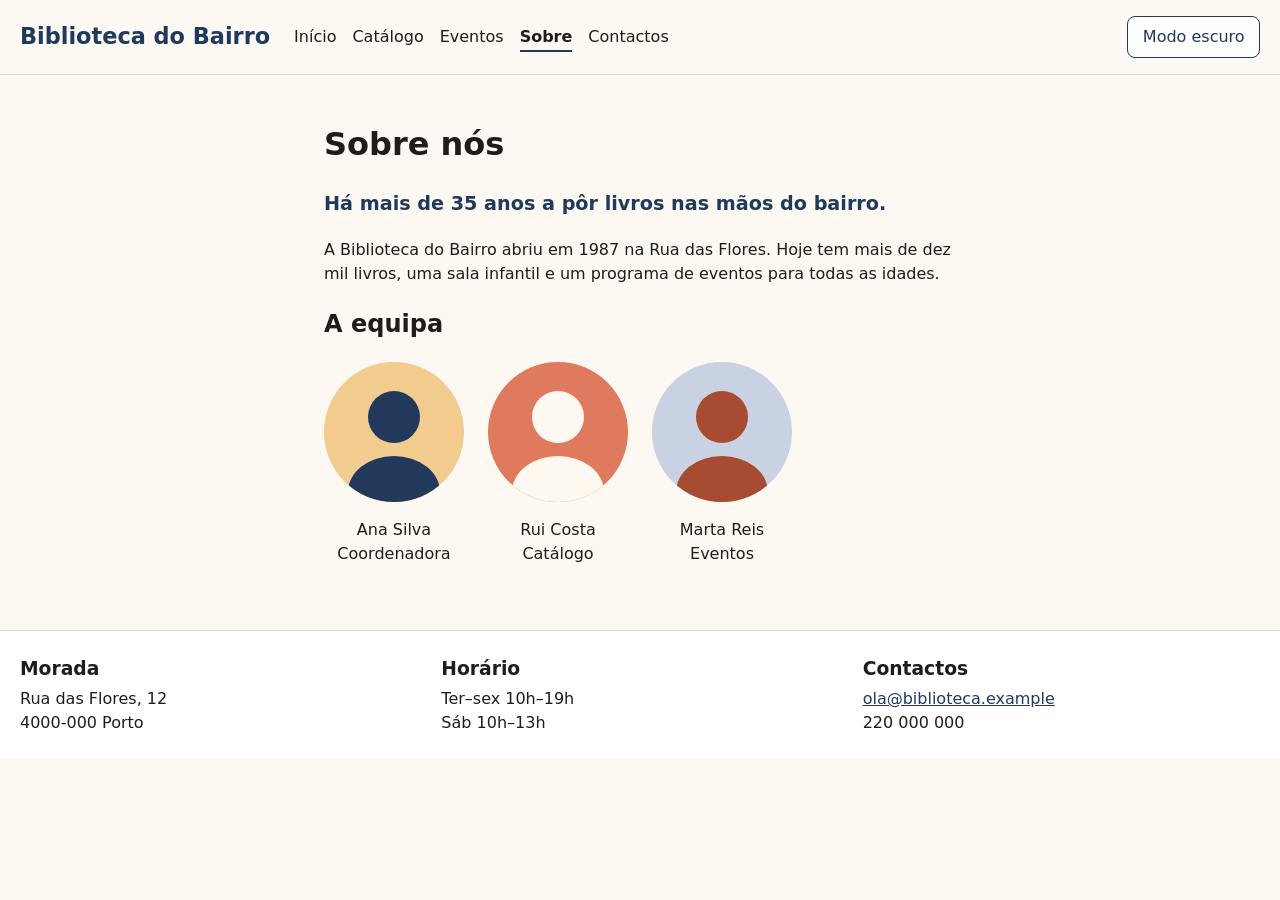
<file: sobre.html>
<!DOCTYPE html>
<html lang="pt-PT">
<head>
  <meta charset="UTF-8">
  <meta name="viewport" content="width=device-width, initial-scale=1">
  <title>Sobre · Biblioteca do Bairro</title>
  <link rel="preconnect" href="https://fonts.googleapis.com">
  <link rel="preconnect" href="https://fonts.gstatic.com" crossorigin>
  <link href="https://fonts.googleapis.com/css2?family=Lora:wght@600;700&display=swap" rel="stylesheet">
  <link rel="stylesheet" href="estilos.css">
  <script src="app.js" defer></script>
</head>
<body>
  <header class="cabecalho">
    <a class="logo" href="index.html">Biblioteca do Bairro</a>
    <nav>
      <ul>
        <li><a href="index.html">Início</a></li>
        <li><a href="catalogo.html">Catálogo</a></li>
        <li><a href="eventos.html">Eventos</a></li>
        <li><a href="sobre.html" aria-current="page">Sobre</a></li>
        <li><a href="contactos.html">Contactos</a></li>
      </ul>
    </nav>
    <button id="tema" type="button" aria-pressed="false">Modo escuro</button>
  </header>

  <main>
    <h1>Sobre nós</h1>
    <p class="destaque-texto">Há mais de 35 anos a pôr livros nas mãos do bairro.</p>
    <p>A Biblioteca do Bairro abriu em 1987 na Rua das Flores. Hoje tem mais de dez mil livros, uma sala infantil e um programa de eventos para todas as idades.</p>

    <section>
      <h2>A equipa</h2>
      <ul class="equipa">
        <li>
          <img src="equipa1.svg" alt="Fotografia de Ana Silva" width="140" height="140">
          <p>Ana Silva<br>Coordenadora</p>
        </li>
        <li>
          <img src="equipa2.svg" alt="Fotografia de Rui Costa" width="140" height="140">
          <p>Rui Costa<br>Catálogo</p>
        </li>
        <li>
          <img src="equipa3.svg" alt="Fotografia de Marta Reis" width="140" height="140">
          <p>Marta Reis<br>Eventos</p>
        </li>
      </ul>
    </section>
  </main>

  <footer class="rodape">
    <div>
      <h3>Morada</h3>
      <p>Rua das Flores, 12<br>4000-000 Porto</p>
    </div>
    <div>
      <h3>Horário</h3>
      <p>Ter–sex 10h–19h<br>Sáb 10h–13h</p>
    </div>
    <div>
      <h3>Contactos</h3>
      <p><a href="mailto:ola@biblioteca.example">ola@biblioteca.example</a><br>220 000 000</p>
    </div>
  </footer>
</body>
</html>
</file>
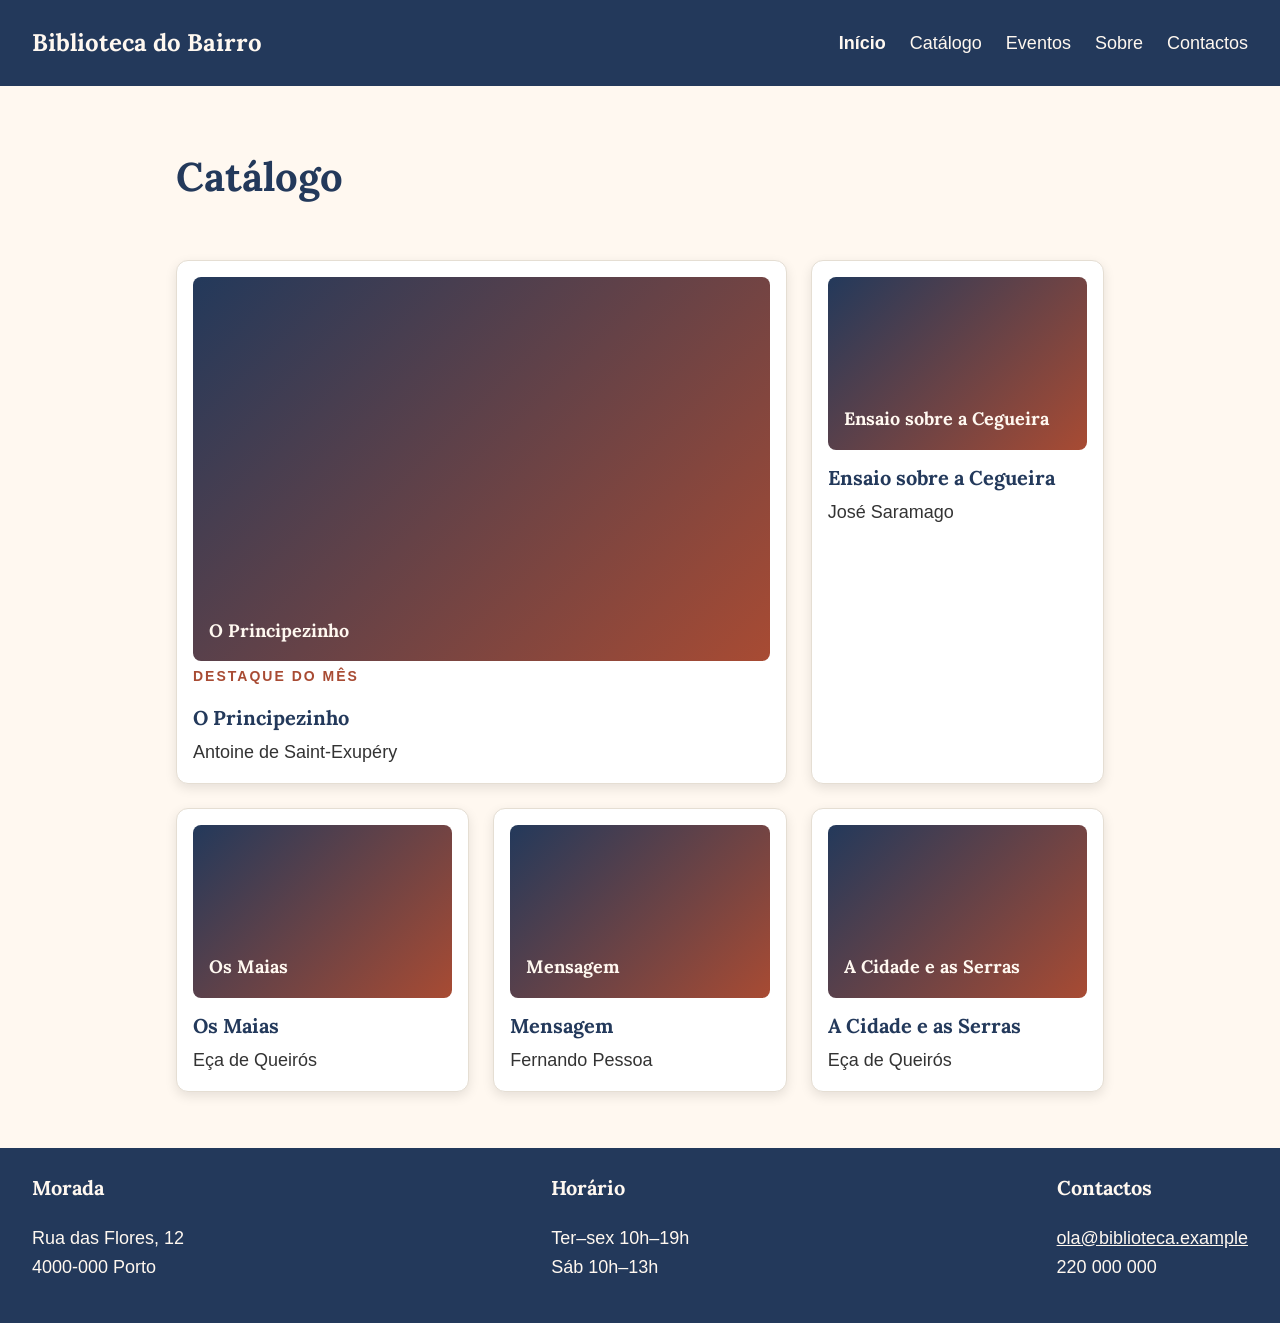
<file: Biblioteca_Bairro-main/biblioteca/catalogo.html>
<!DOCTYPE html>
<html lang="pt-PT">
<head>
  <meta charset="UTF-8">
  <meta name="viewport" content="width=device-width, initial-scale=1">
  <title>Catálogo · Biblioteca do Bairro</title>
  <link rel="preconnect" href="https://fonts.googleapis.com">
  <link rel="preconnect" href="https://fonts.gstatic.com" crossorigin>
  <link href="https://fonts.googleapis.com/css2?family=Lora:wght@600;700&display=swap" rel="stylesheet">
  <link rel="stylesheet" href="estilos.css">
</head>
<body>
  <header class="cabecalho">
    <a class="logo" href="index.html">Biblioteca do Bairro</a>
    <nav>
      <ul>
        <li><a href="index.html">Início</a></li>
        <li><a href="catalogo.html">Catálogo</a></li>
        <li><a href="eventos.html">Eventos</a></li>
        <li><a href="sobre.html">Sobre</a></li>
        <li><a href="contactos.html">Contactos</a></li>
      </ul>
    </nav>
  </header>

  <main>
    <h1>Catálogo</h1>
    <section class="catalogo">
      <article class="livro destaque">
        <div class="capa">O Principezinho</div>
        <span class="etiqueta">Destaque do mês</span>
        <h3>O Principezinho</h3>
        <p>Antoine de Saint-Exupéry</p>
      </article>
      <article class="livro">
        <div class="capa">Ensaio sobre a Cegueira</div>
        <h3>Ensaio sobre a Cegueira</h3>
        <p>José Saramago</p>
      </article>
      <article class="livro">
        <div class="capa">Os Maias</div>
        <h3>Os Maias</h3>
        <p>Eça de Queirós</p>
      </article>
      <article class="livro">
        <div class="capa">Mensagem</div>
        <h3>Mensagem</h3>
        <p>Fernando Pessoa</p>
      </article>
      <article class="livro">
        <div class="capa">A Cidade e as Serras</div>
        <h3>A Cidade e as Serras</h3>
        <p>Eça de Queirós</p>
      </article>
    </section>
  </main>

  <footer class="rodape">
    <div>
      <h3>Morada</h3>
      <p>Rua das Flores, 12<br>4000-000 Porto</p>
    </div>
    <div>
      <h3>Horário</h3>
      <p>Ter–sex 10h–19h<br>Sáb 10h–13h</p>
    </div>
    <div>
      <h3>Contactos</h3>
      <p><a href="mailto:ola@biblioteca.example">ola@biblioteca.example</a><br>220 000 000</p>
    </div>
  </footer>
</body>
</html>
</file>
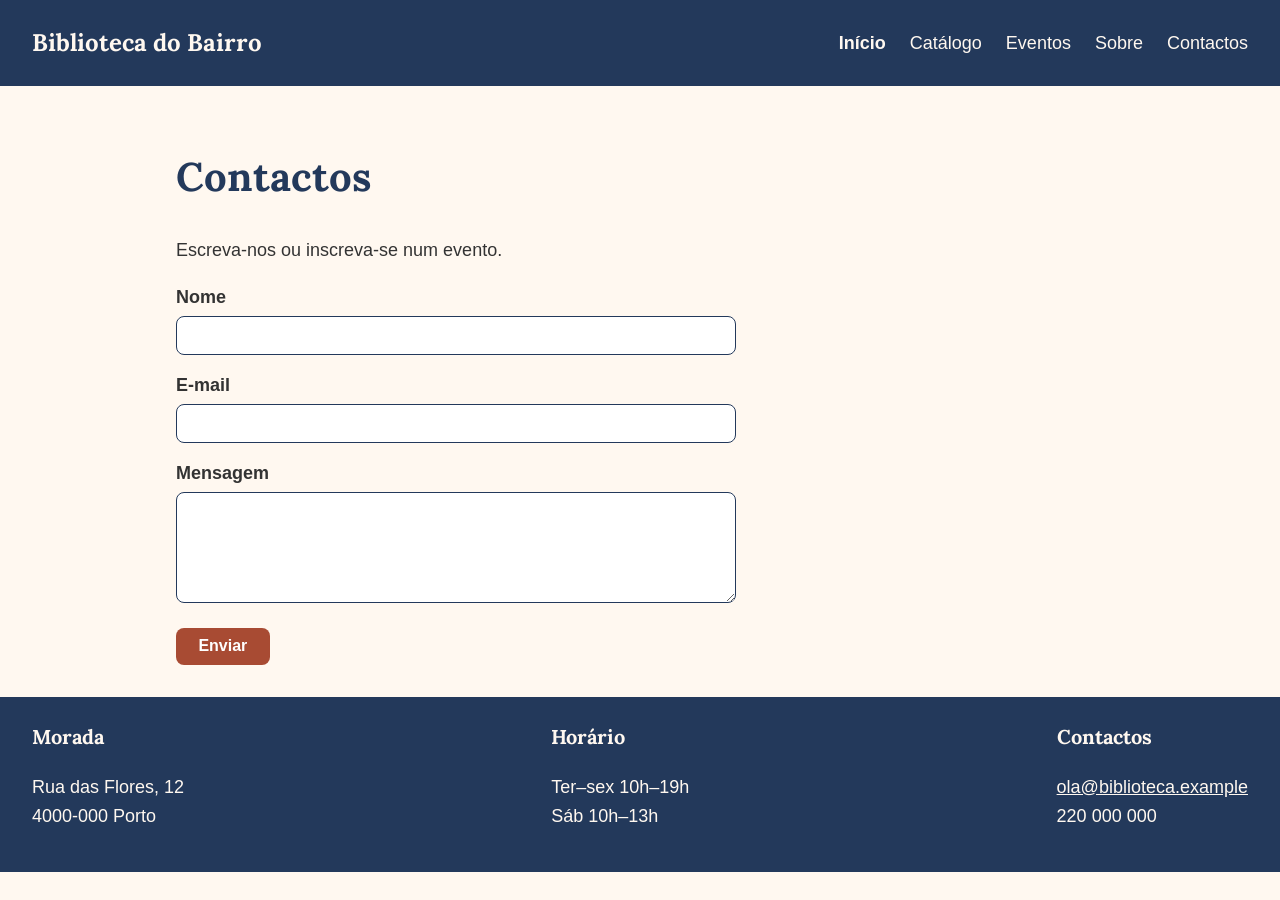
<file: Biblioteca_Bairro-main/biblioteca/contactos.html>
<!DOCTYPE html>
<html lang="pt-PT">
<head>
  <meta charset="UTF-8">
  <meta name="viewport" content="width=device-width, initial-scale=1">
  <title>Contactos · Biblioteca do Bairro</title>
  <link rel="preconnect" href="https://fonts.googleapis.com">
  <link rel="preconnect" href="https://fonts.gstatic.com" crossorigin>
  <link href="https://fonts.googleapis.com/css2?family=Lora:wght@600;700&display=swap" rel="stylesheet">
  <link rel="stylesheet" href="estilos.css">
</head>
<body>
  <header class="cabecalho">
    <a class="logo" href="index.html">Biblioteca do Bairro</a>
    <nav>
      <ul>
        <li><a href="index.html">Início</a></li>
        <li><a href="catalogo.html">Catálogo</a></li>
        <li><a href="eventos.html">Eventos</a></li>
        <li><a href="sobre.html">Sobre</a></li>
        <li><a href="contactos.html">Contactos</a></li>
      </ul>
    </nav>
  </header>

  <main>
    <h1>Contactos</h1>
    <p>Escreva-nos ou inscreva-se num evento.</p>
    <form action="#" method="post">
      <div>
        <label for="nome">Nome</label>
        <input type="text" id="nome" name="nome" required>
      </div>
      <div>
        <label for="email">E-mail</label>
        <input type="email" id="email" name="email" required>
      </div>
      <div>
        <label for="mensagem">Mensagem</label>
        <textarea id="mensagem" name="mensagem" rows="5"></textarea>
      </div>
      <div>
        <button class="botao" type="submit">Enviar</button>
      </div>
    </form>
  </main>

  <footer class="rodape">
    <div>
      <h3>Morada</h3>
      <p>Rua das Flores, 12<br>4000-000 Porto</p>
    </div>
    <div>
      <h3>Horário</h3>
      <p>Ter–sex 10h–19h<br>Sáb 10h–13h</p>
    </div>
    <div>
      <h3>Contactos</h3>
      <p><a href="mailto:ola@biblioteca.example">ola@biblioteca.example</a><br>220 000 000</p>
    </div>
  </footer>
</body>
</html>
</file>
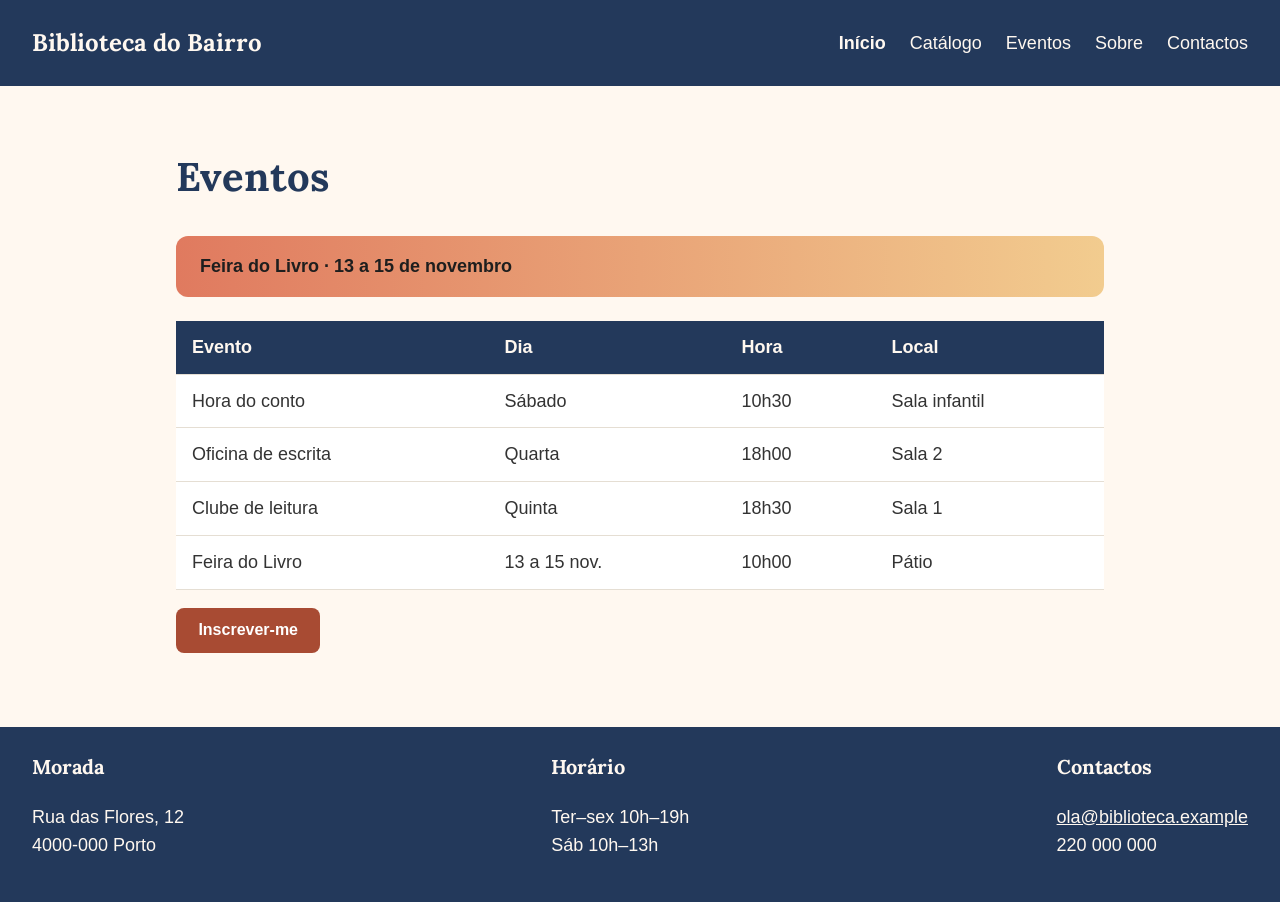
<file: Biblioteca_Bairro-main/biblioteca/eventos.html>
<!DOCTYPE html>
<html lang="pt-PT">
<head>
  <meta charset="UTF-8">
  <meta name="viewport" content="width=device-width, initial-scale=1">
  <title>Eventos · Biblioteca do Bairro</title>
  <link rel="preconnect" href="https://fonts.googleapis.com">
  <link rel="preconnect" href="https://fonts.gstatic.com" crossorigin>
  <link href="https://fonts.googleapis.com/css2?family=Lora:wght@600;700&display=swap" rel="stylesheet">
  <link rel="stylesheet" href="estilos.css">
</head>
<body>
  <header class="cabecalho">
    <a class="logo" href="index.html">Biblioteca do Bairro</a>
    <nav>
      <ul>
        <li><a href="index.html">Início</a></li>
        <li><a href="catalogo.html">Catálogo</a></li>
        <li><a href="eventos.html">Eventos</a></li>
        <li><a href="sobre.html">Sobre</a></li>
        <li><a href="contactos.html">Contactos</a></li>
      </ul>
    </nav>
  </header>

  <main>
    <h1>Eventos</h1>
    <div class="aviso">Feira do Livro · 13 a 15 de novembro</div>
    <section>
      <div class="tabela-scroll">
        <table>
          <thead>
            <tr>
              <th>Evento</th>
              <th>Dia</th>
              <th>Hora</th>
              <th>Local</th>
            </tr>
          </thead>
          <tbody>
            <tr><td>Hora do conto</td><td>Sábado</td><td>10h30</td><td>Sala infantil</td></tr>
            <tr><td>Oficina de escrita</td><td>Quarta</td><td>18h00</td><td>Sala 2</td></tr>
            <tr><td>Clube de leitura</td><td>Quinta</td><td>18h30</td><td>Sala 1</td></tr>
            <tr><td>Feira do Livro</td><td>13 a 15 nov.</td><td>10h00</td><td>Pátio</td></tr>
          </tbody>
        </table>
      </div>
      <p><a class="botao" href="contactos.html">Inscrever-me</a></p>
    </section>
  </main>

  <footer class="rodape">
    <div>
      <h3>Morada</h3>
      <p>Rua das Flores, 12<br>4000-000 Porto</p>
    </div>
    <div>
      <h3>Horário</h3>
      <p>Ter–sex 10h–19h<br>Sáb 10h–13h</p>
    </div>
    <div>
      <h3>Contactos</h3>
      <p><a href="mailto:ola@biblioteca.example">ola@biblioteca.example</a><br>220 000 000</p>
    </div>
  </footer>
</body>
</html>
</file>
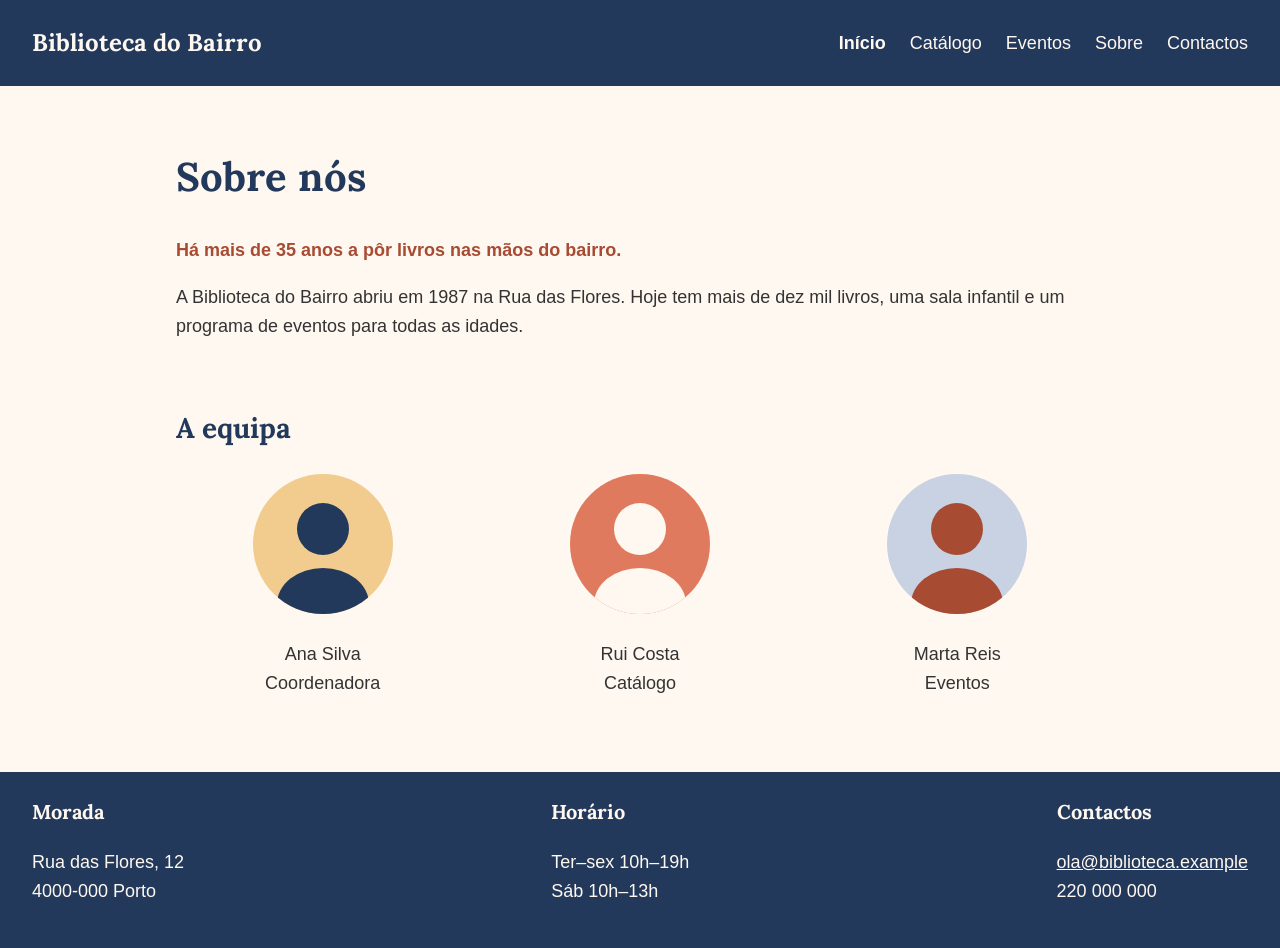
<file: Biblioteca_Bairro-main/biblioteca/sobre.html>
<!DOCTYPE html>
<html lang="pt-PT">
<head>
  <meta charset="UTF-8">
  <meta name="viewport" content="width=device-width, initial-scale=1">
  <title>Sobre · Biblioteca do Bairro</title>
  <link rel="preconnect" href="https://fonts.googleapis.com">
  <link rel="preconnect" href="https://fonts.gstatic.com" crossorigin>
  <link href="https://fonts.googleapis.com/css2?family=Lora:wght@600;700&display=swap" rel="stylesheet">
  <link rel="stylesheet" href="estilos.css">
</head>
<body>
  <header class="cabecalho">
    <a class="logo" href="index.html">Biblioteca do Bairro</a>
    <nav>
      <ul>
        <li><a href="index.html">Início</a></li>
        <li><a href="catalogo.html">Catálogo</a></li>
        <li><a href="eventos.html">Eventos</a></li>
        <li><a href="sobre.html">Sobre</a></li>
        <li><a href="contactos.html">Contactos</a></li>
      </ul>
    </nav>
  </header>

  <main>
    <h1>Sobre nós</h1>
    <p class="destaque-texto">Há mais de 35 anos a pôr livros nas mãos do bairro.</p>
    <p>A Biblioteca do Bairro abriu em 1987 na Rua das Flores. Hoje tem mais de dez mil livros, uma sala infantil e um programa de eventos para todas as idades.</p>

    <section>
      <h2>A equipa</h2>
      <ul class="equipa">
        <li>
          <img src="equipa1.svg" alt="Fotografia de Ana Silva" width="140" height="140">
          <p>Ana Silva<br>Coordenadora</p>
        </li>
        <li>
          <img src="equipa2.svg" alt="Fotografia de Rui Costa" width="140" height="140">
          <p>Rui Costa<br>Catálogo</p>
        </li>
        <li>
          <img src="equipa3.svg" alt="Fotografia de Marta Reis" width="140" height="140">
          <p>Marta Reis<br>Eventos</p>
        </li>
      </ul>
    </section>
  </main>

  <footer class="rodape">
    <div>
      <h3>Morada</h3>
      <p>Rua das Flores, 12<br>4000-000 Porto</p>
    </div>
    <div>
      <h3>Horário</h3>
      <p>Ter–sex 10h–19h<br>Sáb 10h–13h</p>
    </div>
    <div>
      <h3>Contactos</h3>
      <p><a href="mailto:ola@biblioteca.example">ola@biblioteca.example</a><br>220 000 000</p>
    </div>
  </footer>
</body>
</html>
</file>
<file: estilos.css>
:root {
  --fundo: #fdf8f1;
  --texto: #1f1d17;
  --cartao: #ffffff;
  --linha: #e3dccb;
  --destaque: #1f3a5f;
  --apagado: #8a8372;
  --erro: #b3261e;
  --sucesso: #1d6b3a;
}

body.escuro {
  --fundo: #1c1b17;
  --texto: #f3eee2;
  --cartao: #28261f;
  --linha: #403c30;
  --destaque: #f0c24b;
  --apagado: #a39c88;
  --erro: #ff8a80;
  --sucesso: #7fd69a;
}

* { box-sizing: border-box; }

body {
  margin: 0;
  font-family: system-ui, -apple-system, "Segoe UI", sans-serif;
  line-height: 1.5;
  background: var(--fundo);
  color: var(--texto);
}

header {
  display: flex;
  flex-wrap: wrap;
  align-items: center;
  gap: 0.75rem 1.5rem;
  padding: 1rem 1.25rem;
  border-bottom: 1px solid var(--linha);
}

header h1 { margin: 0; font-size: 1.4rem; color: var(--destaque); }
nav { display: flex; gap: 1rem; flex: 1; }
nav a { color: var(--texto); text-decoration: none; padding: 0.25rem 0; }
nav a[aria-current="page"] { border-bottom: 2px solid var(--destaque); font-weight: 600; }

main { max-width: 42rem; margin: 0 auto; padding: 1.5rem 1.25rem 3rem; }

button {
  font: inherit;
  padding: 0.5rem 0.9rem;
  border: 1px solid var(--destaque);
  border-radius: 0.5rem;
  background: var(--cartao);
  color: var(--destaque);
  cursor: pointer;
}
button:hover { background: var(--destaque); color: var(--fundo); }
button[aria-pressed="true"] { background: var(--destaque); color: var(--fundo); }
button:focus-visible, input:focus-visible, a:focus-visible {
  outline: 3px solid #e0a800;
  outline-offset: 2px;
}

.estado {
  display: inline-block;
  padding: 0.3rem 0.8rem;
  border-radius: 999px;
  font-weight: 600;
  background: var(--linha);
}
.estado.aberta { background: #d6f0de; color: #14502b; }
.estado.fechada { background: #f6d9d6; color: #7a1d17; }

.ferramentas {
  display: flex;
  flex-wrap: wrap;
  align-items: center;
  gap: 0.5rem;
  margin-bottom: 1rem;
}
.ferramentas input { flex: 1; min-width: 12rem; }

input {
  font: inherit;
  padding: 0.5rem 0.7rem;
  border: 1px solid var(--linha);
  border-radius: 0.5rem;
  background: var(--cartao);
  color: var(--texto);
}
input.invalido { border-color: var(--erro); }

ul#lista-livros { list-style: none; margin: 0; padding: 0; }
#lista-livros li {
  display: flex;
  align-items: center;
  gap: 0.75rem;
  padding: 0.7rem 0;
  border-bottom: 1px solid var(--linha);
}
#lista-livros .texto { flex: 1; }
#lista-livros li.indisponivel .texto { text-decoration: line-through; color: var(--apagado); }
#lista-livros .etiqueta { color: var(--apagado); font-size: 0.9rem; }
#lista-livros .vazio { color: var(--apagado); display: block; }

.clube { margin-top: 2.5rem; padding: 1.25rem; background: var(--cartao); border: 1px solid var(--linha); border-radius: 0.75rem; }
.clube h2 { margin-top: 0; }
form { display: grid; gap: 0.4rem; max-width: 22rem; }
form button { justify-self: start; margin-top: 0.5rem; }

.erro, #mensagem.erro { color: var(--erro); }
#mensagem.sucesso { color: var(--sucesso); }
#mensagem { min-height: 1.5rem; margin: 0.25rem 0 0; }

/* Página de exercícios 1 a 6 */
.nota { color: var(--apagado); }
.exercicio { margin: 1.25rem 0; padding: 1rem 1.25rem; background: var(--cartao); border: 1px solid var(--linha); border-radius: 0.75rem; }
.exercicio h3 { margin: 0 0 0.5rem; color: var(--destaque); }
.saida { margin: 0; padding-left: 1.25rem; font-family: ui-monospace, "Cascadia Code", Consolas, monospace; font-size: 0.92rem; }
.saida li { padding: 0.1rem 0; }

/* Exercícios interativos */
.controlos { display: flex; flex-wrap: wrap; align-items: center; gap: 0.5rem 0.75rem; margin: 0.6rem 0; }
.controlos input[type="number"] { width: 6rem; }
.controlos input[type="text"] { flex: 1; min-width: 12rem; }
select { font: inherit; padding: 0.5rem 0.7rem; border: 1px solid var(--linha); border-radius: 0.5rem; background: var(--cartao); color: var(--texto); }
.resultado { margin: 0.4rem 0; min-height: 1.5rem; font-weight: 500; }
.resultado.ok { color: var(--sucesso); }
.resultado.aviso { color: var(--erro); }
.exercicio h4 { margin: 1rem 0 0.25rem; }
.saida li.indisponivel { text-decoration: line-through; color: var(--apagado); }
button:disabled { opacity: 0.5; cursor: not-allowed; }
.passos { margin-bottom: 0.5rem; }

/* ── Páginas Eventos, Sobre e Contactos ─────────────────────────────── */
main a, footer a { color: var(--destaque); }
.logo { font-size: 1.4rem; font-weight: 700; color: var(--destaque); text-decoration: none; }
header nav ul { display: flex; flex-wrap: wrap; gap: 1rem; list-style: none; margin: 0; padding: 0; }
header nav li a { color: var(--texto); text-decoration: none; padding: 0.25rem 0; }
header nav li a[aria-current="page"] { border-bottom: 2px solid var(--destaque); font-weight: 600; }

.botao { display: inline-block; padding: 0.5rem 0.9rem; border: 1px solid var(--destaque); border-radius: 0.5rem; background: var(--destaque); color: var(--fundo); text-decoration: none; font: inherit; cursor: pointer; }
main a.botao { color: var(--fundo); }
.botao:hover { opacity: 0.85; background: var(--destaque); color: var(--fundo); }

.aviso { margin: 1rem 0; padding: 0.6rem 1rem; background: var(--cartao); border-left: 4px solid var(--destaque); border-radius: 0.5rem; }
.destaque-texto { font-size: 1.2rem; font-weight: 600; color: var(--destaque); }

.tabela-scroll { overflow-x: auto; }
table { width: 100%; border-collapse: collapse; }
th, td { text-align: left; padding: 0.6rem 0.75rem; border-bottom: 1px solid var(--linha); }
th { color: var(--destaque); }

.equipa { display: flex; flex-wrap: wrap; gap: 1.5rem; list-style: none; margin: 0; padding: 0; }
.equipa li { text-align: center; }
.equipa img { display: block; margin: 0 auto 0.5rem; border-radius: 50%; }

textarea { width: 100%; font: inherit; padding: 0.5rem 0.7rem; border: 1px solid var(--linha); border-radius: 0.5rem; background: var(--cartao); color: var(--texto); }
form label { display: block; }
.rodape { display: grid; grid-template-columns: repeat(auto-fit, minmax(14rem, 1fr)); gap: 1.5rem; padding: 1.5rem 1.25rem; border-top: 1px solid var(--linha); background: var(--cartao); }
.rodape h3 { margin: 0 0 0.25rem; }
.rodape p { margin: 0; }
#mensagem-contacto { min-height: 1.5rem; color: var(--sucesso); }
</file>
<file: Biblioteca_Bairro-main/biblioteca/estilos.css>
/* Biblioteca do Bairro
   Ana Silva · novembro de 2026
   Exercícios 01 a 09 + projeto final */

/* ============ 1. VARIÁVEIS (ex. 09) ============ */
:root {
  --cor-principal: #23395B;
  --cor-destaque: #A84B33;
  --cor-destaque-escura: #873A28;
  --cor-fundo: #FFF8F0;
  --cor-texto: #333333;
  --cor-escuro: #1E1E1E;
  --cor-branco: #FFFFFF;
  --cor-borda: #E5DED3;
  --cor-claro: #F2CC8F;
  --cor-aviso-1: #E07A5F;
  --cor-aviso-2: #F2CC8F;
  --cor-sombra: rgb(0 0 0 / 0.1);
  --cor-sombra-forte: rgb(0 0 0 / 0.15);
  --raio: 12px;
}

/* ============ 2. BASE (ex. 01, 03, 04) ============ */
* {
  box-sizing: border-box;
}

body {
  margin: 0;
  background: var(--cor-fundo);
  color: var(--cor-texto);
  font-family: Arial, Helvetica, sans-serif;
  font-size: 1.125rem;
  line-height: 1.6;
}

h1, h2, h3 {
  font-family: "Lora", Georgia, serif;
  color: var(--cor-principal);
}
h1 { font-size: 2.5rem; }
h2 { font-size: 1.75rem; }
h3 { font-size: 1.25rem; }

img {
  max-width: 100%;
  height: auto;
}

/* ex. 02: primeiro item de cada lista a negrito */
li:first-child {
  font-weight: bold;
}

/* links e foco (ex. 09) */
a {
  color: var(--cor-destaque);
}
a:hover {
  color: var(--cor-destaque-escura);
}
a:focus-visible,
.botao:focus-visible,
input:focus-visible,
textarea:focus-visible {
  outline: 3px solid var(--cor-principal);
  outline-offset: 3px;
}

/* ex. 03: etiqueta */
.etiqueta {
  text-transform: uppercase;
  letter-spacing: 2px;
  font-weight: bold;
  font-size: 0.875rem;
  color: var(--cor-destaque);
}

/* ex. 02: parágrafo realçado */
.destaque-texto {
  color: var(--cor-destaque);
  font-weight: bold;
}

/* ============ 3. LAYOUT (ex. 04, 06, 07) ============ */
main {
  max-width: 960px;
  margin: 0 auto;
  padding: 2rem 1rem;
}
section {
  padding: 1.5rem 0;
}

/* Cabeçalho: logótipo à esquerda, menu à direita (ex. 05, 06) */
.cabecalho {
  display: flex;
  flex-direction: column;
  gap: 1rem;
  padding: 1.5rem 1rem;
  background: var(--cor-principal);
  color: var(--cor-fundo);
}
.logo {
  font-family: "Lora", Georgia, serif;
  font-size: 1.5rem;
  font-weight: bold;
  color: var(--cor-fundo);
  text-decoration: none;
}
.cabecalho ul {
  display: flex;
  flex-direction: column;
  gap: 0.5rem;
  list-style: none;
  margin: 0;
  padding: 0;
}
/* ex. 02: links do menu */
nav a {
  color: var(--cor-fundo);
  text-decoration: none;
}
nav a:hover {
  color: var(--cor-claro);
}
.cabecalho a:focus-visible,
.rodape a:focus-visible {
  outline-color: var(--cor-claro);
}

/* Rodapé em três colunas (ex. 06) */
.rodape {
  display: flex;
  flex-direction: column;
  gap: 1.5rem;
  padding: 1.5rem 1rem;
  background: var(--cor-principal);
  color: var(--cor-fundo);
}
.rodape h3 {
  margin-top: 0;
  color: var(--cor-fundo);
}
.rodape a {
  color: var(--cor-fundo);
}
.rodape ul {
  list-style: none;
  margin: 0;
  padding: 0;
}

/* ============ 4. COMPONENTES ============ */

/* Faixa de aviso com gradiente (ex. 05) */
.aviso {
  padding: 1rem 1.5rem;
  background: linear-gradient(90deg, var(--cor-aviso-1), var(--cor-aviso-2));
  color: var(--cor-escuro);
  font-weight: bold;
  border-radius: var(--raio);
}

/* Cartões dos eventos: lado a lado, com wrap (ex. 04, 05, 06, 09) */
.cartoes {
  display: flex;
  flex-wrap: wrap;
  gap: 1rem;
}
.cartao {
  flex: 1 1 250px;
  padding: 1.5rem;
  background: var(--cor-branco);
  border: 1px solid var(--cor-borda);
  border-left: 6px solid var(--cor-aviso-1);
  border-radius: var(--raio);
  box-shadow: 0 4px 12px var(--cor-sombra);
  transition: transform 0.2s ease, box-shadow 0.2s ease;
}
.cartao:hover {
  transform: translateY(-4px);
  box-shadow: 0 12px 24px var(--cor-sombra-forte);
}
.cartao h3 {
  margin-top: 0.25rem;
}

/* Botão (ex. 05, 09) */
.botao {
  display: inline-block;
  padding: 0.6rem 1.4rem;
  background: var(--cor-destaque);
  color: var(--cor-branco);
  border: none;
  border-radius: 8px;
  font-family: inherit;
  font-size: 1rem;
  font-weight: bold;
  text-decoration: none;
  cursor: pointer;
  transition: background 0.2s ease, transform 0.1s ease;
}
.botao:hover {
  background: var(--cor-destaque-escura);
  color: var(--cor-branco);
}
.botao:active {
  transform: translateY(2px);
}

/* Catálogo com Grid (ex. 07) */
.catalogo {
  display: grid;
  gap: 1.5rem;
  grid-template-columns: 1fr;
  /* Experimentar (ex. 07, passo 5):
     grid-template-columns: repeat(auto-fit, minmax(200px, 1fr)); */
}
.livro {
  padding: 1rem;
  background: var(--cor-branco);
  border: 1px solid var(--cor-borda);
  border-radius: var(--raio);
  box-shadow: 0 4px 12px var(--cor-sombra);
}
.livro h3 {
  margin: 0.75rem 0 0.25rem;
}
.livro p {
  margin: 0;
}
.capa {
  display: flex;
  align-items: flex-end;
  width: 100%;
  aspect-ratio: 3 / 2;
  padding: 1rem;
  background: linear-gradient(135deg, var(--cor-principal), var(--cor-destaque));
  color: var(--cor-fundo);
  font-family: "Lora", Georgia, serif;
  font-weight: bold;
  border-radius: 8px;
}

/* Tabela de eventos */
.tabela-scroll {
  overflow-x: auto;
}
table {
  width: 100%;
  border-collapse: collapse;
  background: var(--cor-branco);
}
th, td {
  padding: 0.75rem 1rem;
  text-align: left;
  border-bottom: 1px solid var(--cor-borda);
}
th {
  background: var(--cor-principal);
  color: var(--cor-fundo);
}
tbody tr:hover {
  background: var(--cor-fundo);
}

/* Equipa: fotografias redondas (ex. 05) */
.equipa {
  display: flex;
  flex-wrap: wrap;
  gap: 1.5rem;
  list-style: none;
  margin: 0;
  padding: 0;
}
.equipa li {
  flex: 1 1 160px;
  text-align: center;
  font-weight: normal;
}
.equipa img {
  width: 140px;
  height: 140px;
  object-fit: cover;
  border-radius: 50%;
}

/* Formulário */
form {
  display: grid;
  gap: 1rem;
  max-width: 560px;
}
label {
  display: block;
  margin-bottom: 0.25rem;
  font-weight: bold;
}
input,
textarea {
  width: 100%;
  padding: 0.6rem 0.8rem;
  background: var(--cor-branco);
  color: var(--cor-texto);
  border: 1px solid var(--cor-principal);
  border-radius: 8px;
  font-family: inherit;
  font-size: 1rem;
}
.lateral {
  padding: 1.5rem 1rem;
  background: var(--cor-branco);
  border-top: 1px solid var(--cor-borda);
}
.lateral h2 {
  margin-top: 0;
}

/* ============ 5. MEDIA QUERIES (ex. 08) ============ */
@media (min-width: 768px) {
  .cabecalho {
    flex-direction: row;
    justify-content: space-between;
    align-items: center;
    padding: 1.5rem 2rem;
  }
  .cabecalho ul {
    flex-direction: row;
    gap: 1.5rem;
  }
  .rodape {
    flex-direction: row;
    justify-content: space-between;
    padding: 1.5rem 2rem;
  }
  .catalogo {
    grid-template-columns: 1fr 1fr;
  }
  .destaque {
    grid-column: span 2;
  }
}

@media (min-width: 1024px) {
  .catalogo {
    grid-template-columns: repeat(3, 1fr);
  }

  /* Página inicial: layout com áreas (ex. 07) */
  body.inicio {
    display: grid;
    grid-template-columns: 1fr 280px;
    grid-template-areas:
      "topo topo"
      "conteudo lateral"
      "rodape rodape";
  }
  body.inicio header { grid-area: topo; }
  body.inicio main {
    grid-area: conteudo;
    max-width: none;
    margin: 0;
  }
  body.inicio aside {
    grid-area: lateral;
    border-top: none;
    border-left: 1px solid var(--cor-borda);
  }
  body.inicio footer { grid-area: rodape; }
}
</file>
